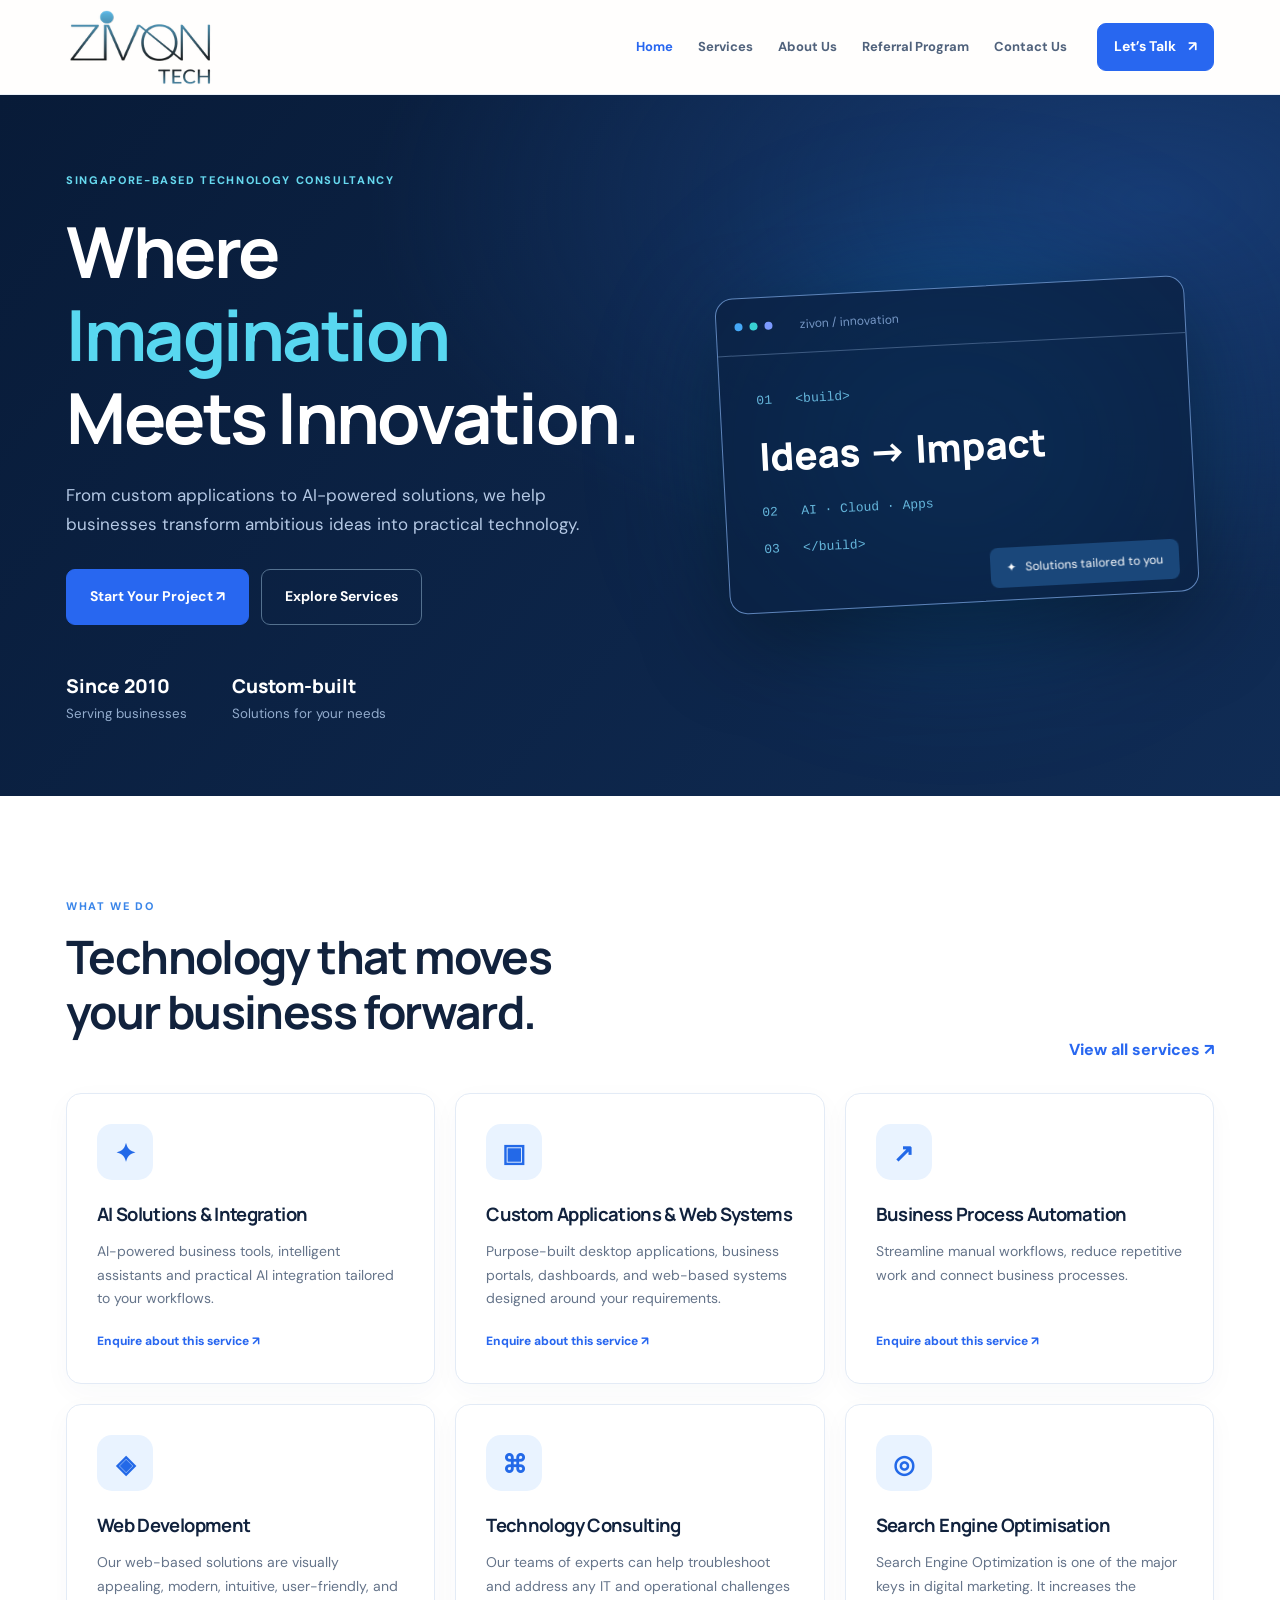
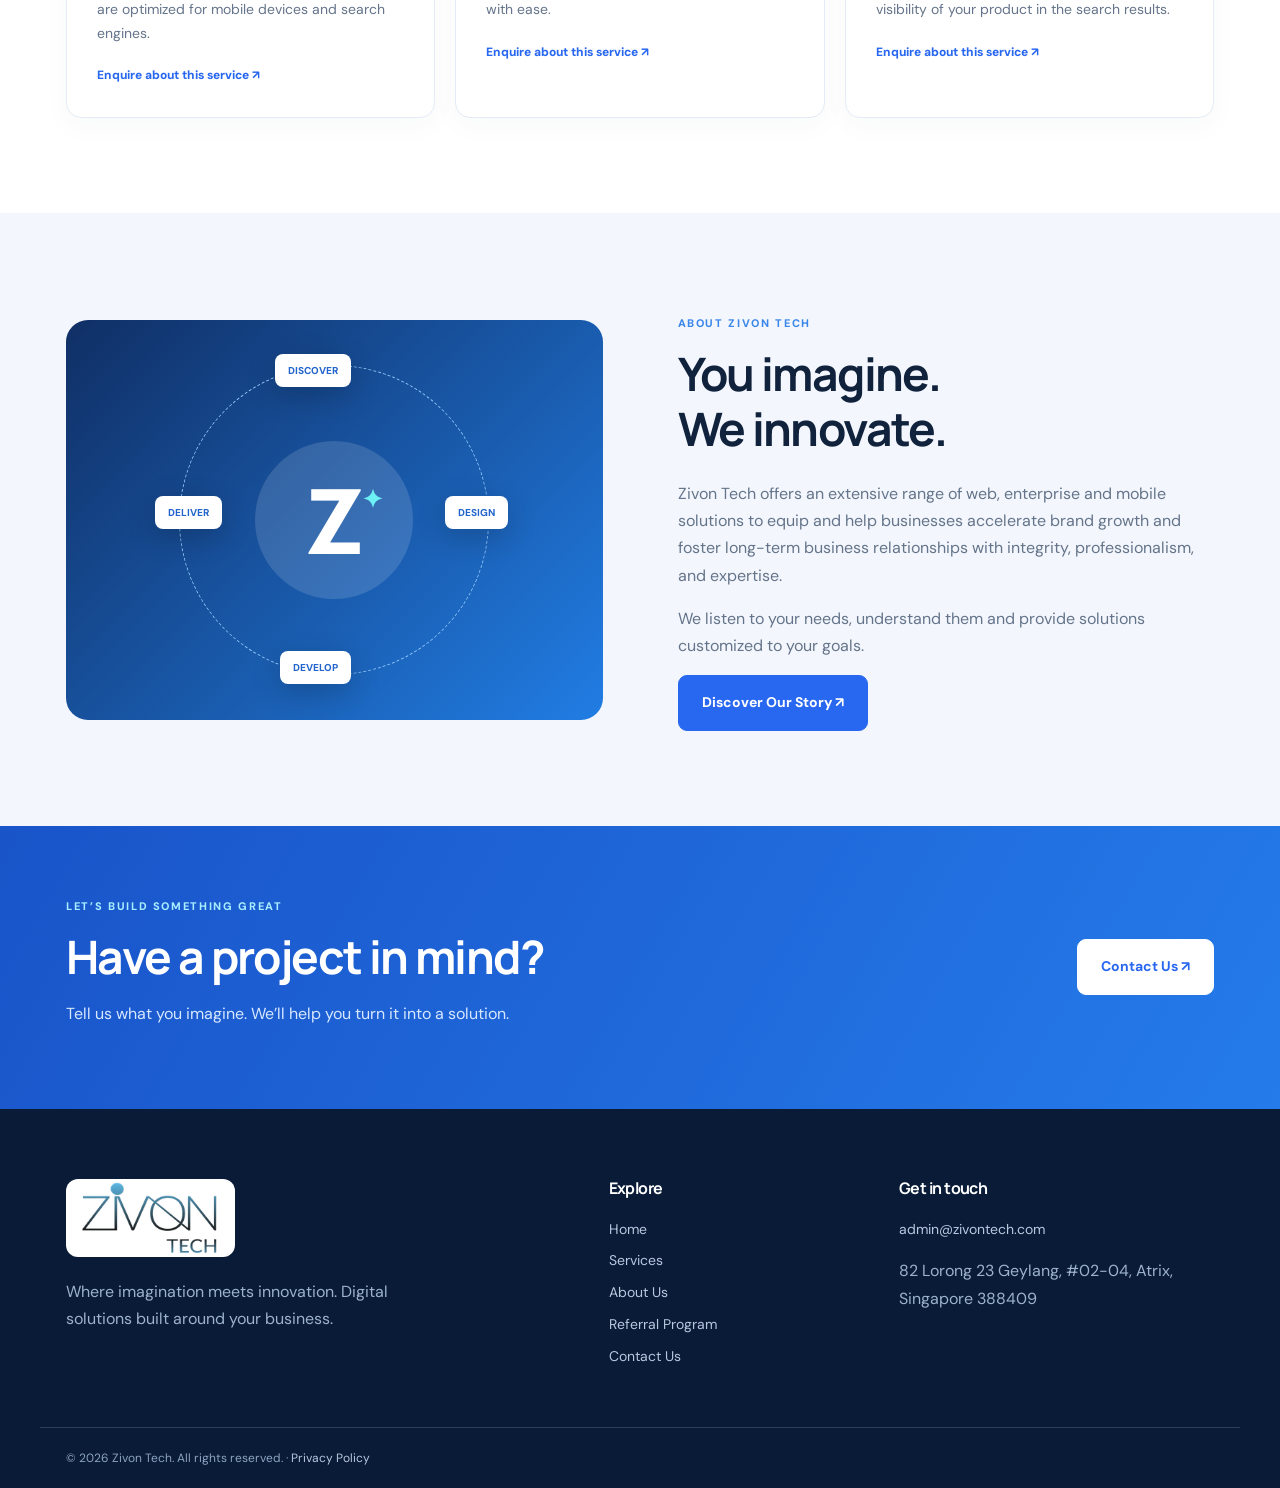
<file: index.html>
<!doctype html><html lang="en"><head><meta charset="utf-8"><meta name="viewport" content="width=device-width,initial-scale=1"><meta name="description" content="Zivon Tech — technology consulting, AI and custom digital solutions."><title>Home | Zivon Tech</title><link rel="stylesheet" href="assets/style.css"></head><body><header class="header"><div class="wrap nav"><a class="brand" href="index.html" aria-label="Zivon Tech — Home"><img class="brand-logo" src="assets/zivontech-logo.png" alt="Zivon Tech logo" width="200" height="100"></a><button class="menu" aria-label="Toggle navigation" aria-expanded="false">☰</button><nav class="links"><a class="active" href="index.html">Home</a><a class="" href="services.html">Services</a><a class="" href="about-us.html">About Us</a><a class="" href="referral-program.html">Referral Program</a><a class="" href="contact-us.html">Contact Us</a></nav><a class="btn btn-small navcta" href="contact-us.html">Let’s Talk <span>↗</span></a></div></header><main><section class="hero"><div class="wrap hero-grid"><div><span class="eyebrow">SINGAPORE-BASED TECHNOLOGY CONSULTANCY</span><h1>Where <em>Imagination</em><br>Meets Innovation.</h1><p>From custom applications to AI-powered solutions, we help businesses transform ambitious ideas into practical technology.</p><div class="actions"><a class="btn" href="contact-us.html">Start Your Project ↗</a><a class="btn btn-outline" href="services.html">Explore Services</a></div><div class="hero-stats"><div><strong>Since 2010</strong><small>Serving businesses</small></div><div><strong>Custom-built</strong><small>Solutions for your needs</small></div></div></div><div class="hero-art"><div class="art-glow"></div><div class="art-window"><div class="art-bar"><i></i><i></i><i></i><span>zivon / innovation</span></div><div class="art-code"><span>01 &nbsp; &lt;build&gt;</span><b>Ideas → Impact</b><span>02 &nbsp; AI · Cloud · Apps</span><span>03 &nbsp; &lt;/build&gt;</span></div><div class="art-badge">✦ &nbsp; Solutions tailored to you</div></div></div></div></section><section class="section"><div class="wrap"><div class="section-head"><div><span class="eyebrow">WHAT WE DO</span><h2>Technology that moves<br>your business forward.</h2></div><a class="textlink" href="services.html">View all services ↗</a></div><div class="cards"><article class="service"><div class="service-icon">✦</div><h3>AI Solutions &amp; Integration</h3><p>AI-powered business tools, intelligent assistants and practical AI integration tailored to your workflows.</p><a href="contact-us.html">Enquire about this service ↗</a></article><article class="service"><div class="service-icon">▣</div><h3>Custom Applications &amp; Web Systems</h3><p>Purpose-built desktop applications, business portals, dashboards, and web-based systems designed around your requirements.</p><a href="contact-us.html">Enquire about this service ↗</a></article><article class="service"><div class="service-icon">↗</div><h3>Business Process Automation</h3><p>Streamline manual workflows, reduce repetitive work and connect business processes.</p><a href="contact-us.html">Enquire about this service ↗</a></article><article class="service"><div class="service-icon">◈</div><h3>Web Development</h3><p>Our web-based solutions are visually appealing, modern, intuitive, user-friendly, and are optimized for mobile devices and search engines.</p><a href="contact-us.html">Enquire about this service ↗</a></article><article class="service"><div class="service-icon">⌘</div><h3>Technology Consulting</h3><p>Our teams of experts can help troubleshoot and address any IT and operational challenges with ease.</p><a href="contact-us.html">Enquire about this service ↗</a></article><article class="service"><div class="service-icon">◎</div><h3>Search Engine Optimisation</h3><p>Search Engine Optimization is one of the major keys in digital marketing. It increases the visibility of your product in the search results.</p><a href="contact-us.html">Enquire about this service ↗</a></article></div></div></section><section class="section section-tint"><div class="wrap split"><div class="illustration"><div class="diagram"><span class="node n1">DISCOVER</span><span class="node n2">DESIGN</span><span class="node n3">DEVELOP</span><span class="node n4">DELIVER</span><div class="diagram-center">Z<span>✦</span></div></div></div><div><span class="eyebrow">ABOUT ZIVON TECH</span><h2>You imagine.<br>We innovate.</h2><p>Zivon Tech offers an extensive range of web, enterprise and mobile solutions to equip and help businesses accelerate brand growth and foster long-term business relationships with integrity, professionalism, and expertise.</p><p>We listen to your needs, understand them and provide solutions customized to your goals.</p><a class="btn" href="about-us.html">Discover Our Story ↗</a></div></div></section><section class="cta"><div class="wrap cta-inner"><div><span class="eyebrow">LET’S BUILD SOMETHING GREAT</span><h2>Have a project in mind?</h2><p>Tell us what you imagine. We’ll help you turn it into a solution.</p></div><a class="btn btn-light" href="contact-us.html">Contact Us ↗</a></div></section></main><footer><div class="wrap foot"><div><a class="brand" href="index.html" aria-label="Zivon Tech — Home"><img class="brand-logo" src="assets/zivontech-logo.png" alt="Zivon Tech logo" width="200" height="100"></a><p>Where imagination meets innovation. Digital solutions built around your business.</p></div><div><h4>Explore</h4><a href="index.html">Home</a><a href="services.html">Services</a><a href="about-us.html">About Us</a><a href="referral-program.html">Referral Program</a><a href="contact-us.html">Contact Us</a></div><div><h4>Get in touch</h4><a href="mailto:admin@zivontech.com">admin@zivontech.com</a><p>82 Lorong 23 Geylang, #02-04, Atrix, Singapore 388409</p></div></div><div class="wrap copyright">© 2026 Zivon Tech. All rights reserved. · <a href="privacy-policy.html">Privacy Policy</a></div></footer><script src="assets/main.js"></script></body></html>
</file>
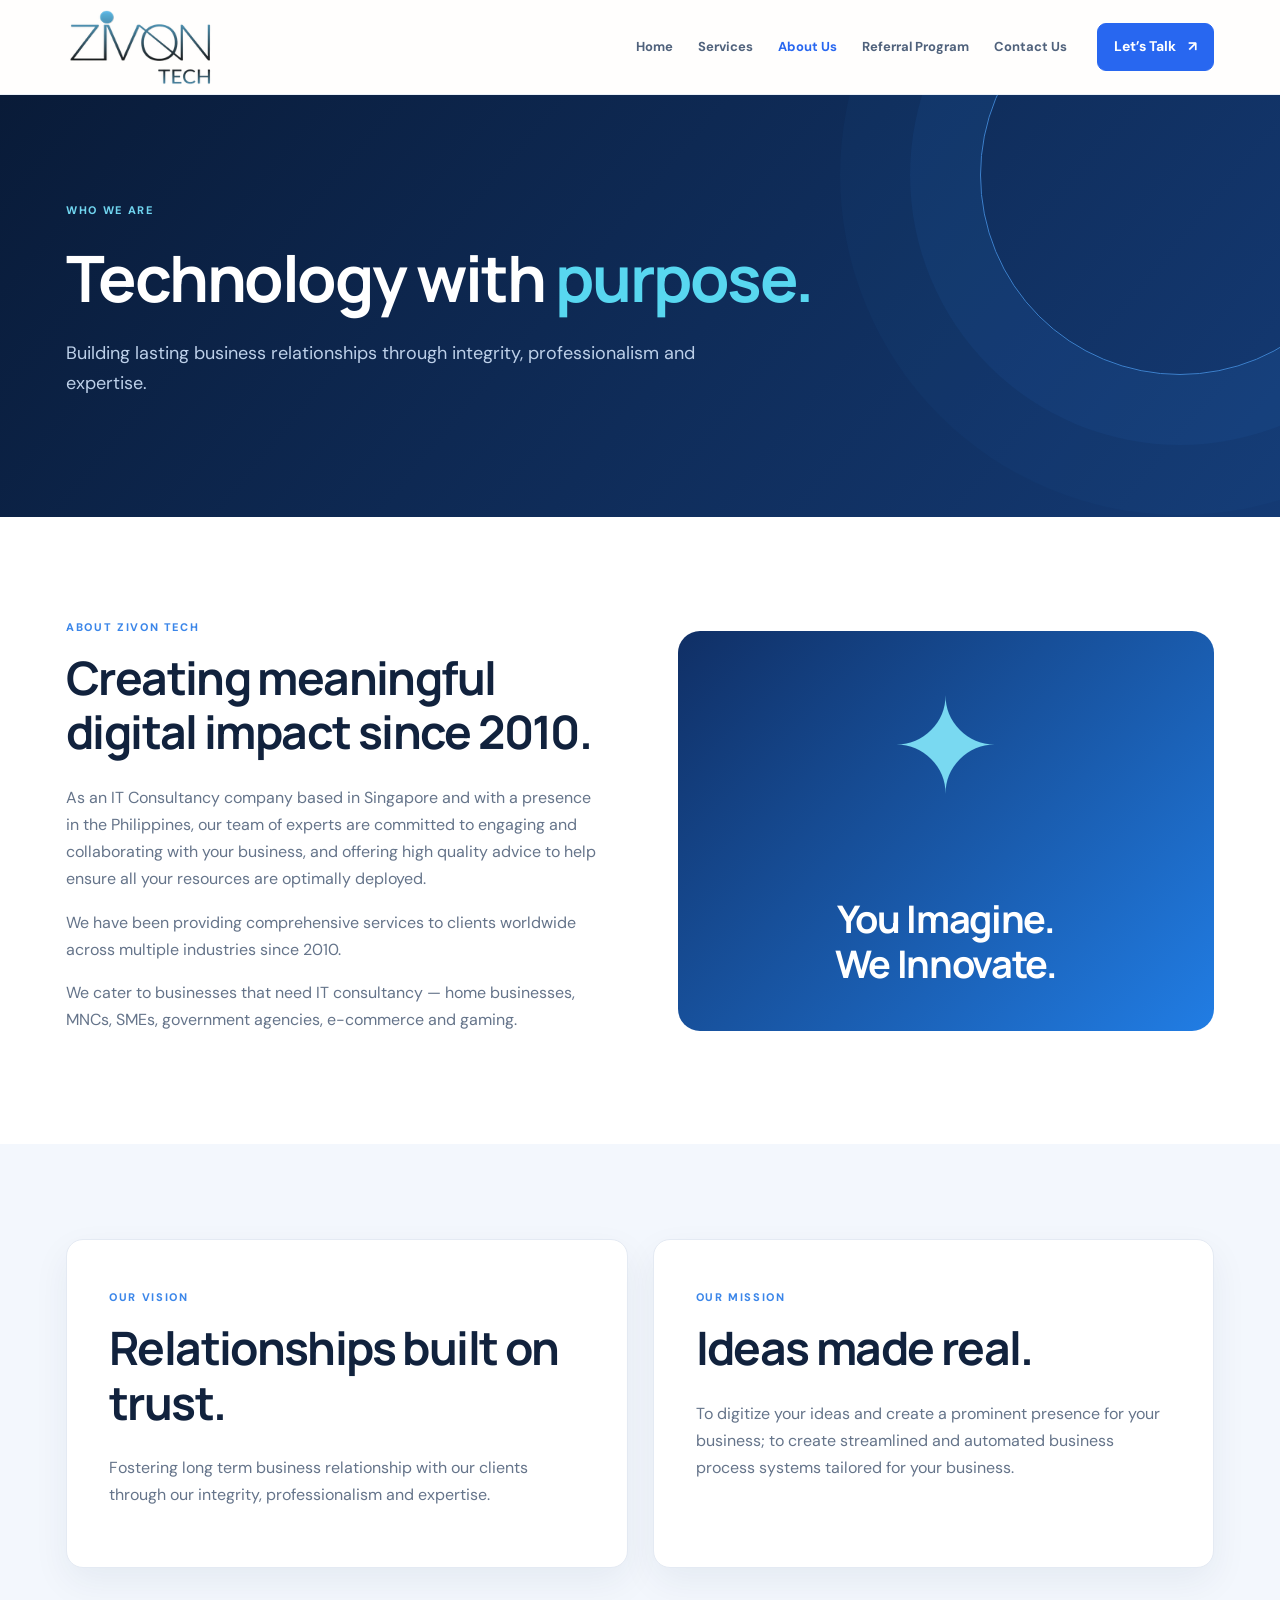
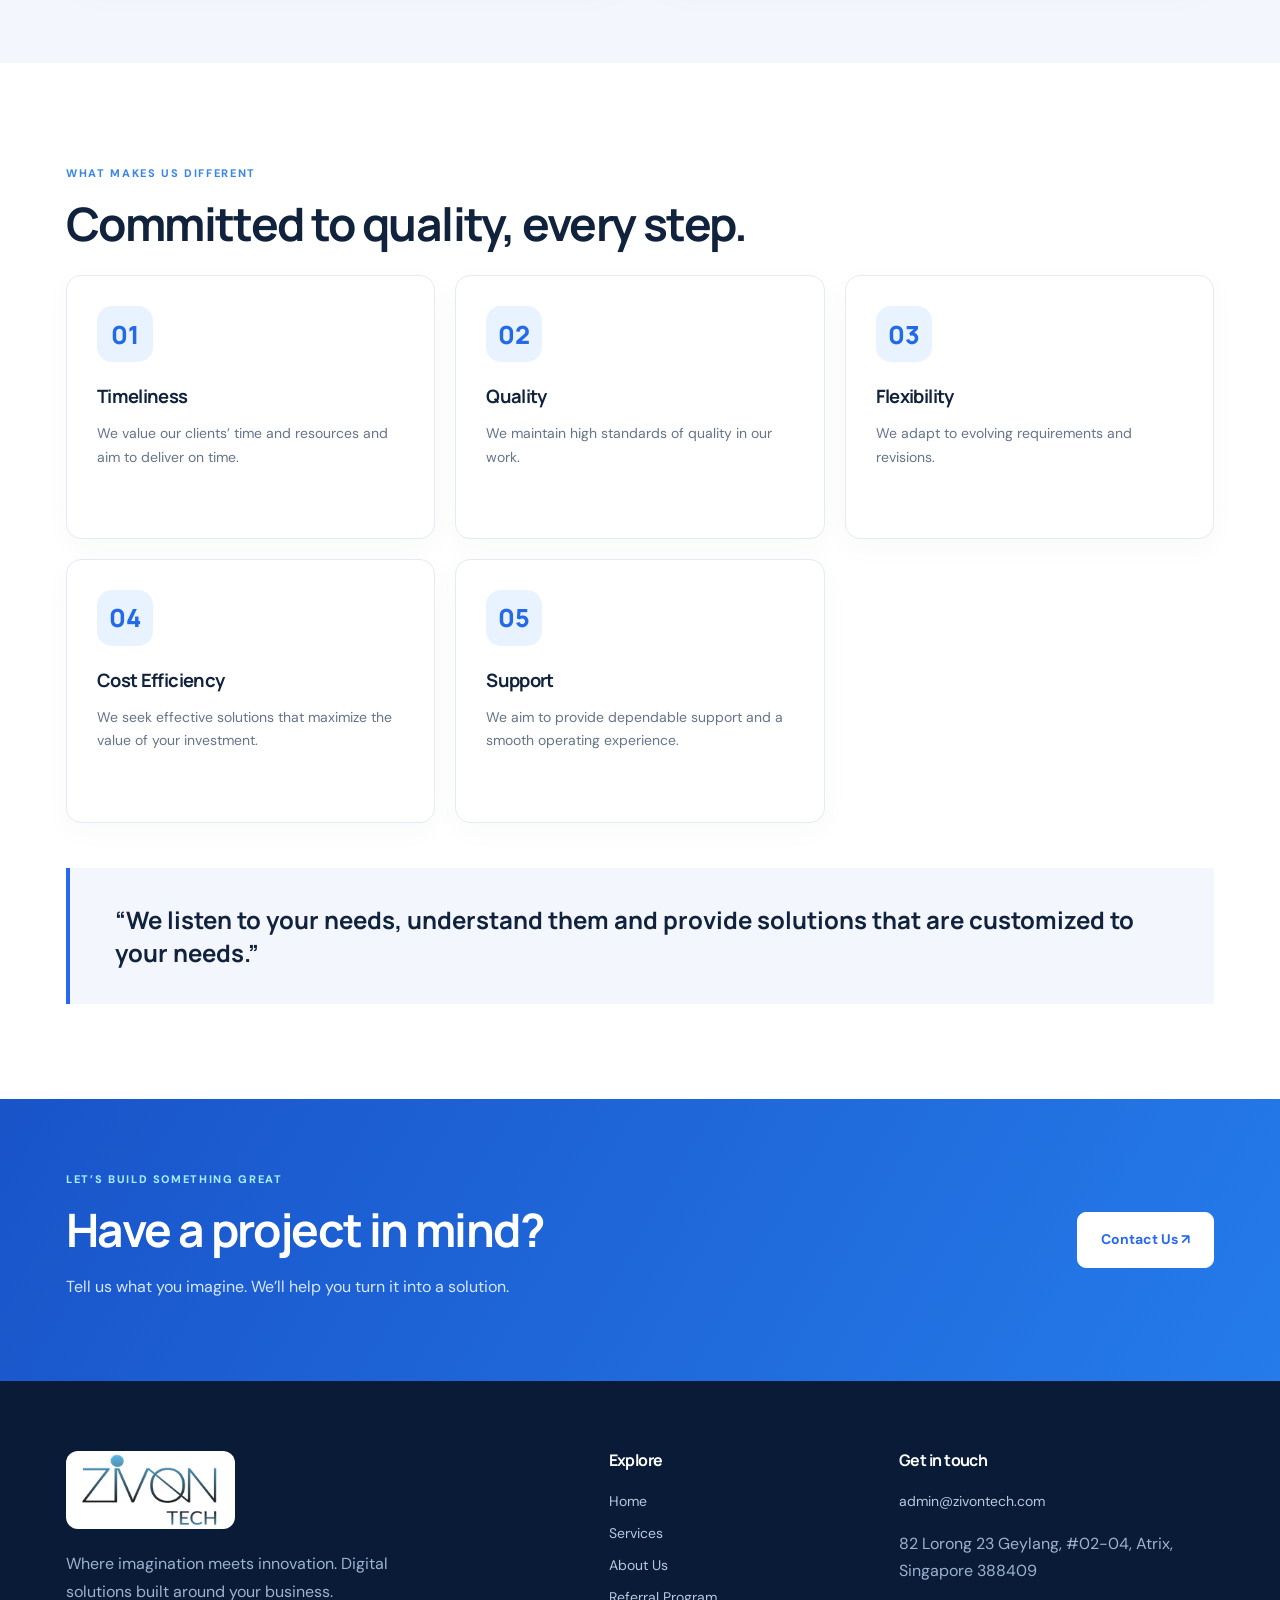
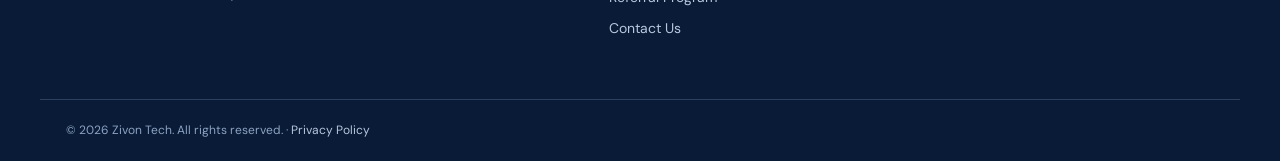
<file: about-us.html>
<!doctype html><html lang="en"><head><meta charset="utf-8"><meta name="viewport" content="width=device-width,initial-scale=1"><meta name="description" content="Zivon Tech — technology consulting, AI and custom digital solutions."><title>About Us | Zivon Tech</title><link rel="stylesheet" href="assets/style.css"></head><body><header class="header"><div class="wrap nav"><a class="brand" href="index.html" aria-label="Zivon Tech — Home"><img class="brand-logo" src="assets/zivontech-logo.png" alt="Zivon Tech logo" width="200" height="100"></a><button class="menu" aria-label="Toggle navigation" aria-expanded="false">☰</button><nav class="links"><a class="" href="index.html">Home</a><a class="" href="services.html">Services</a><a class="active" href="about-us.html">About Us</a><a class="" href="referral-program.html">Referral Program</a><a class="" href="contact-us.html">Contact Us</a></nav><a class="btn btn-small navcta" href="contact-us.html">Let’s Talk <span>↗</span></a></div></header><main><section class="pagehero"><div class="wrap"><span class="eyebrow">WHO WE ARE</span><h1>Technology with <em>purpose.</em></h1><p>Building lasting business relationships through integrity, professionalism and expertise.</p></div><div class="orb orb-one"></div></section><section class="section"><div class="wrap split"><div><span class="eyebrow">ABOUT ZIVON TECH</span><h2>Creating meaningful digital impact since 2010.</h2><p>As an IT Consultancy company based in Singapore and with a presence in the Philippines, our team of experts are committed to engaging and collaborating with your business, and offering high quality advice to help ensure all your resources are optimally deployed.</p><p>We have been providing comprehensive services to clients worldwide across multiple industries since 2010.</p><p>We cater to businesses that need IT consultancy — home businesses, MNCs, SMEs, government agencies, e-commerce and gaming.</p></div><div class="feature-art"><div class="feature-symbol">✦</div><h3>You Imagine.<br>We Innovate.</h3></div></div></section><section class="section section-tint"><div class="wrap two-cards"><article class="info-card"><span class="eyebrow">OUR VISION</span><h2>Relationships built on trust.</h2><p>Fostering long term business relationship with our clients through our integrity, professionalism and expertise.</p></article><article class="info-card"><span class="eyebrow">OUR MISSION</span><h2>Ideas made real.</h2><p>To digitize your ideas and create a prominent presence for your business; to create streamlined and automated business process systems tailored for your business.</p></article></div></section><section class="section"><div class="wrap"><span class="eyebrow">WHAT MAKES US DIFFERENT</span><h2>Committed to quality, every step.</h2><div class="cards"><article class="service"><div class="service-icon">01</div><h3>Timeliness</h3><p>We value our clients’ time and resources and aim to deliver on time.</p></article><article class="service"><div class="service-icon">02</div><h3>Quality</h3><p>We maintain high standards of quality in our work.</p></article><article class="service"><div class="service-icon">03</div><h3>Flexibility</h3><p>We adapt to evolving requirements and revisions.</p></article><article class="service"><div class="service-icon">04</div><h3>Cost Efficiency</h3><p>We seek effective solutions that maximize the value of your investment.</p></article><article class="service"><div class="service-icon">05</div><h3>Support</h3><p>We aim to provide dependable support and a smooth operating experience.</p></article></div><div class="quote">“We listen to your needs, understand them and provide solutions that are customized to your needs.”</div></div></section><section class="cta"><div class="wrap cta-inner"><div><span class="eyebrow">LET’S BUILD SOMETHING GREAT</span><h2>Have a project in mind?</h2><p>Tell us what you imagine. We’ll help you turn it into a solution.</p></div><a class="btn btn-light" href="contact-us.html">Contact Us ↗</a></div></section></main><footer><div class="wrap foot"><div><a class="brand" href="index.html" aria-label="Zivon Tech — Home"><img class="brand-logo" src="assets/zivontech-logo.png" alt="Zivon Tech logo" width="200" height="100"></a><p>Where imagination meets innovation. Digital solutions built around your business.</p></div><div><h4>Explore</h4><a href="index.html">Home</a><a href="services.html">Services</a><a href="about-us.html">About Us</a><a href="referral-program.html">Referral Program</a><a href="contact-us.html">Contact Us</a></div><div><h4>Get in touch</h4><a href="mailto:admin@zivontech.com">admin@zivontech.com</a><p>82 Lorong 23 Geylang, #02-04, Atrix, Singapore 388409</p></div></div><div class="wrap copyright">© 2026 Zivon Tech. All rights reserved. · <a href="privacy-policy.html">Privacy Policy</a></div></footer><script src="assets/main.js"></script></body></html>
</file>
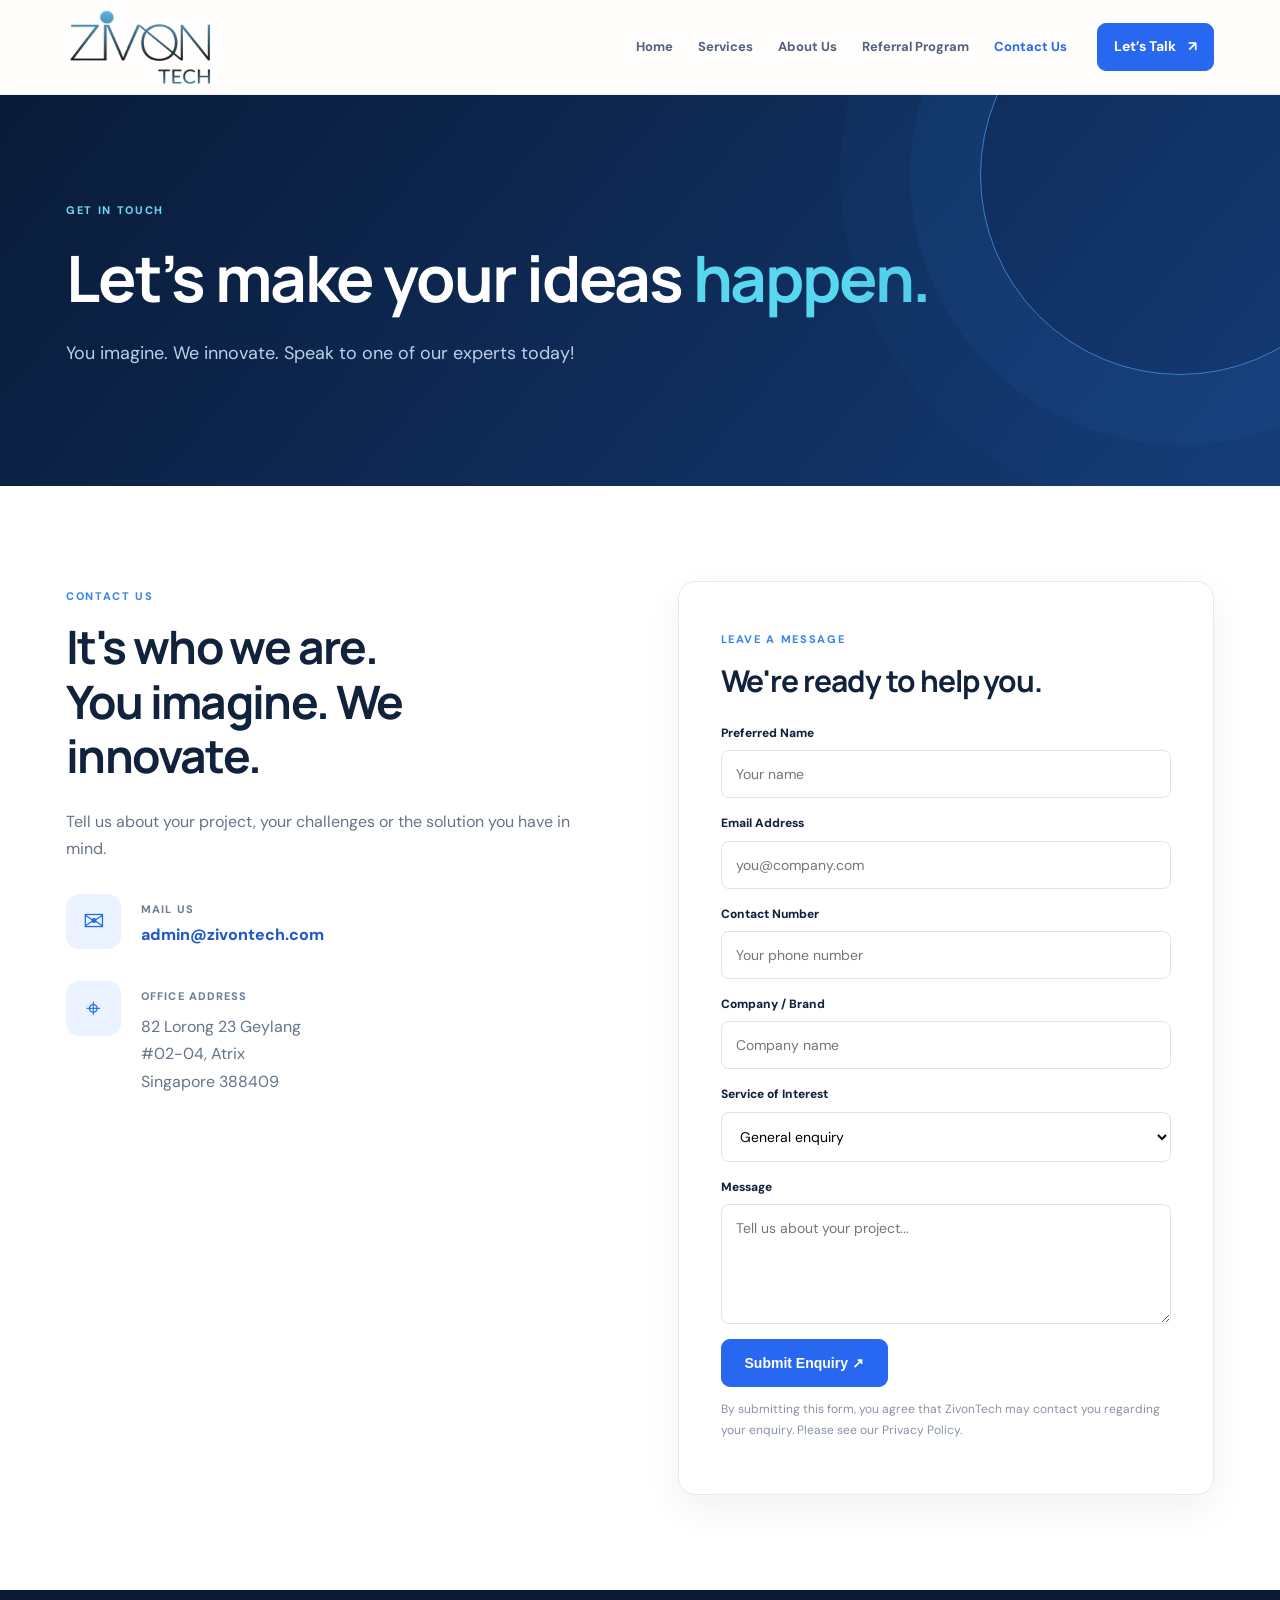
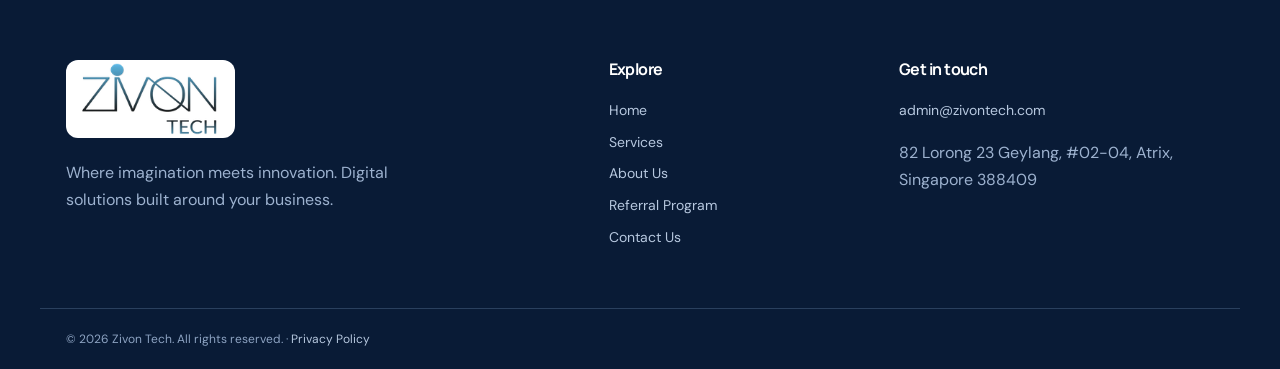
<file: contact-us.html>
<!doctype html><html lang="en"><head><meta charset="utf-8"><meta name="viewport" content="width=device-width,initial-scale=1"><meta name="description" content="Zivon Tech — technology consulting, AI and custom digital solutions."><title>Contact Us | Zivon Tech</title><link rel="stylesheet" href="assets/style.css"></head><body><header class="header"><div class="wrap nav"><a class="brand" href="index.html" aria-label="Zivon Tech — Home"><img class="brand-logo" src="assets/zivontech-logo.png" alt="Zivon Tech logo" width="200" height="100"></a><button class="menu" aria-label="Toggle navigation" aria-expanded="false">☰</button><nav class="links"><a class="" href="index.html">Home</a><a class="" href="services.html">Services</a><a class="" href="about-us.html">About Us</a><a class="" href="referral-program.html">Referral Program</a><a class="active" href="contact-us.html">Contact Us</a></nav><a class="btn btn-small navcta" href="contact-us.html">Let’s Talk <span>↗</span></a></div></header><main><section class="pagehero"><div class="wrap"><span class="eyebrow">GET IN TOUCH</span><h1>Let’s make your ideas <em>happen.</em></h1><p>You imagine. We innovate. Speak to one of our experts today!</p></div><div class="orb orb-one"></div></section><section class="section"><div class="wrap split contact-layout"><div><span class="eyebrow">CONTACT US</span><h2>It's who we are.<br>You imagine. We innovate.</h2><p>Tell us about your project, your challenges or the solution you have in mind.</p><div class="contact-list"><div><span>✉</span><div><small>MAIL US</small><a href="mailto:admin@zivontech.com">admin@zivontech.com</a></div></div><div><span>⌖</span><div><small>OFFICE ADDRESS</small><p>82 Lorong 23 Geylang<br>#02-04, Atrix<br>Singapore 388409</p></div></div></div></div><div class="info-card contact-form"><span class="eyebrow">LEAVE A MESSAGE</span><h2>We're ready to help you.</h2><form id="enquiry" action="https://formspree.io/f/xkjrwbnw" method="POST"><label>Preferred Name <input name="name" required placeholder="Your name"></label><label>Email Address <input name="email" type="email" required placeholder="you@company.com"></label><label>Contact Number <input name="phone" placeholder="Your phone number"></label><label>Company / Brand <input name="company" placeholder="Company name"></label><label>Service of Interest <select name="service"><option>General enquiry</option><option>AI Solutions & Integration</option><option>Custom Applications & Web Systems</option><option>Business Process Automation</option><option>Web Development</option><option>Technology Consulting</option><option>Referral Program</option></select></label><label>Message <textarea name="message" required rows="5" placeholder="Tell us about your project..."></textarea></label><button class="btn" type="submit">Submit Enquiry ↗</button><p class="fine">By submitting this form, you agree that ZivonTech may contact you regarding your enquiry. Please see our <a href="privacy-policy.html">Privacy Policy</a>.</p></form></div></div></section></main><footer><div class="wrap foot"><div><a class="brand" href="index.html" aria-label="Zivon Tech — Home"><img class="brand-logo" src="assets/zivontech-logo.png" alt="Zivon Tech logo" width="200" height="100"></a><p>Where imagination meets innovation. Digital solutions built around your business.</p></div><div><h4>Explore</h4><a href="index.html">Home</a><a href="services.html">Services</a><a href="about-us.html">About Us</a><a href="referral-program.html">Referral Program</a><a href="contact-us.html">Contact Us</a></div><div><h4>Get in touch</h4><a href="mailto:admin@zivontech.com">admin@zivontech.com</a><p>82 Lorong 23 Geylang, #02-04, Atrix, Singapore 388409</p></div></div><div class="wrap copyright">© 2026 Zivon Tech. All rights reserved. · <a href="privacy-policy.html">Privacy Policy</a></div></footer><script src="assets/main.js"></script></body></html>
</file>
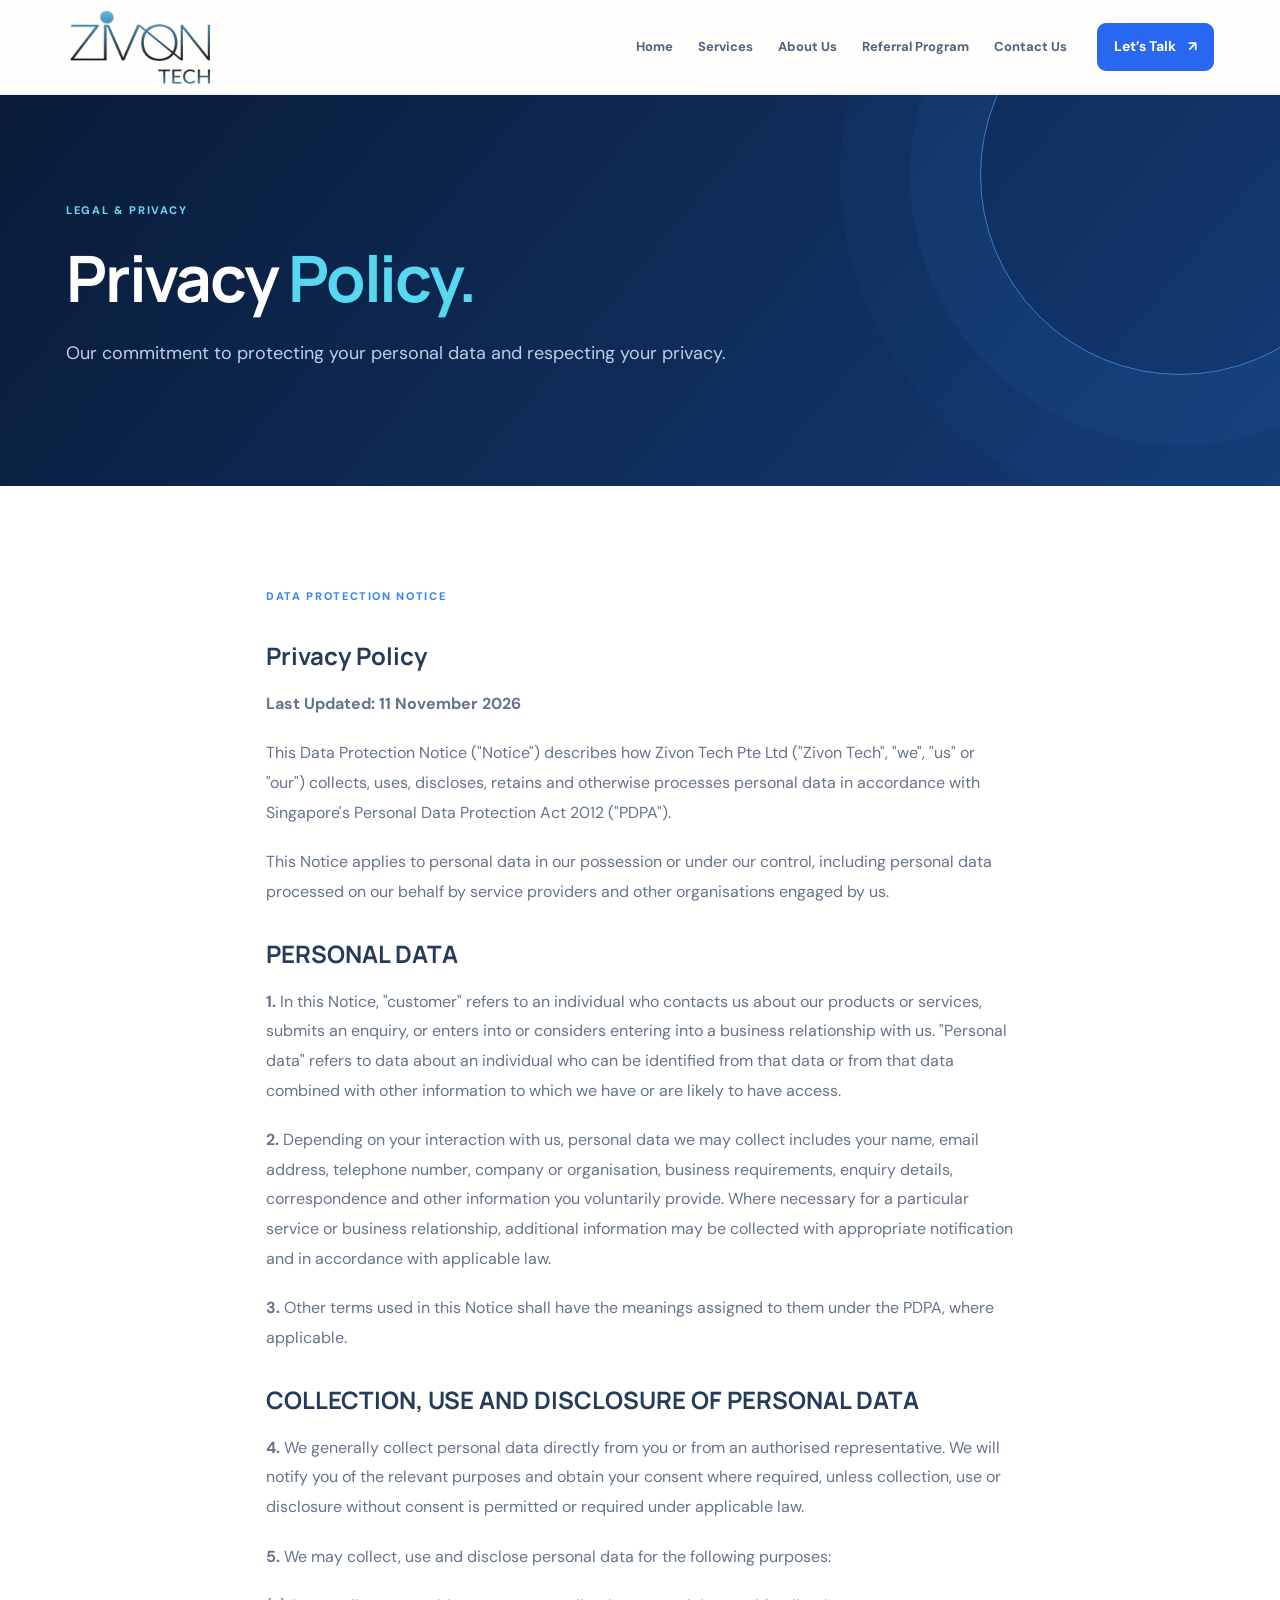
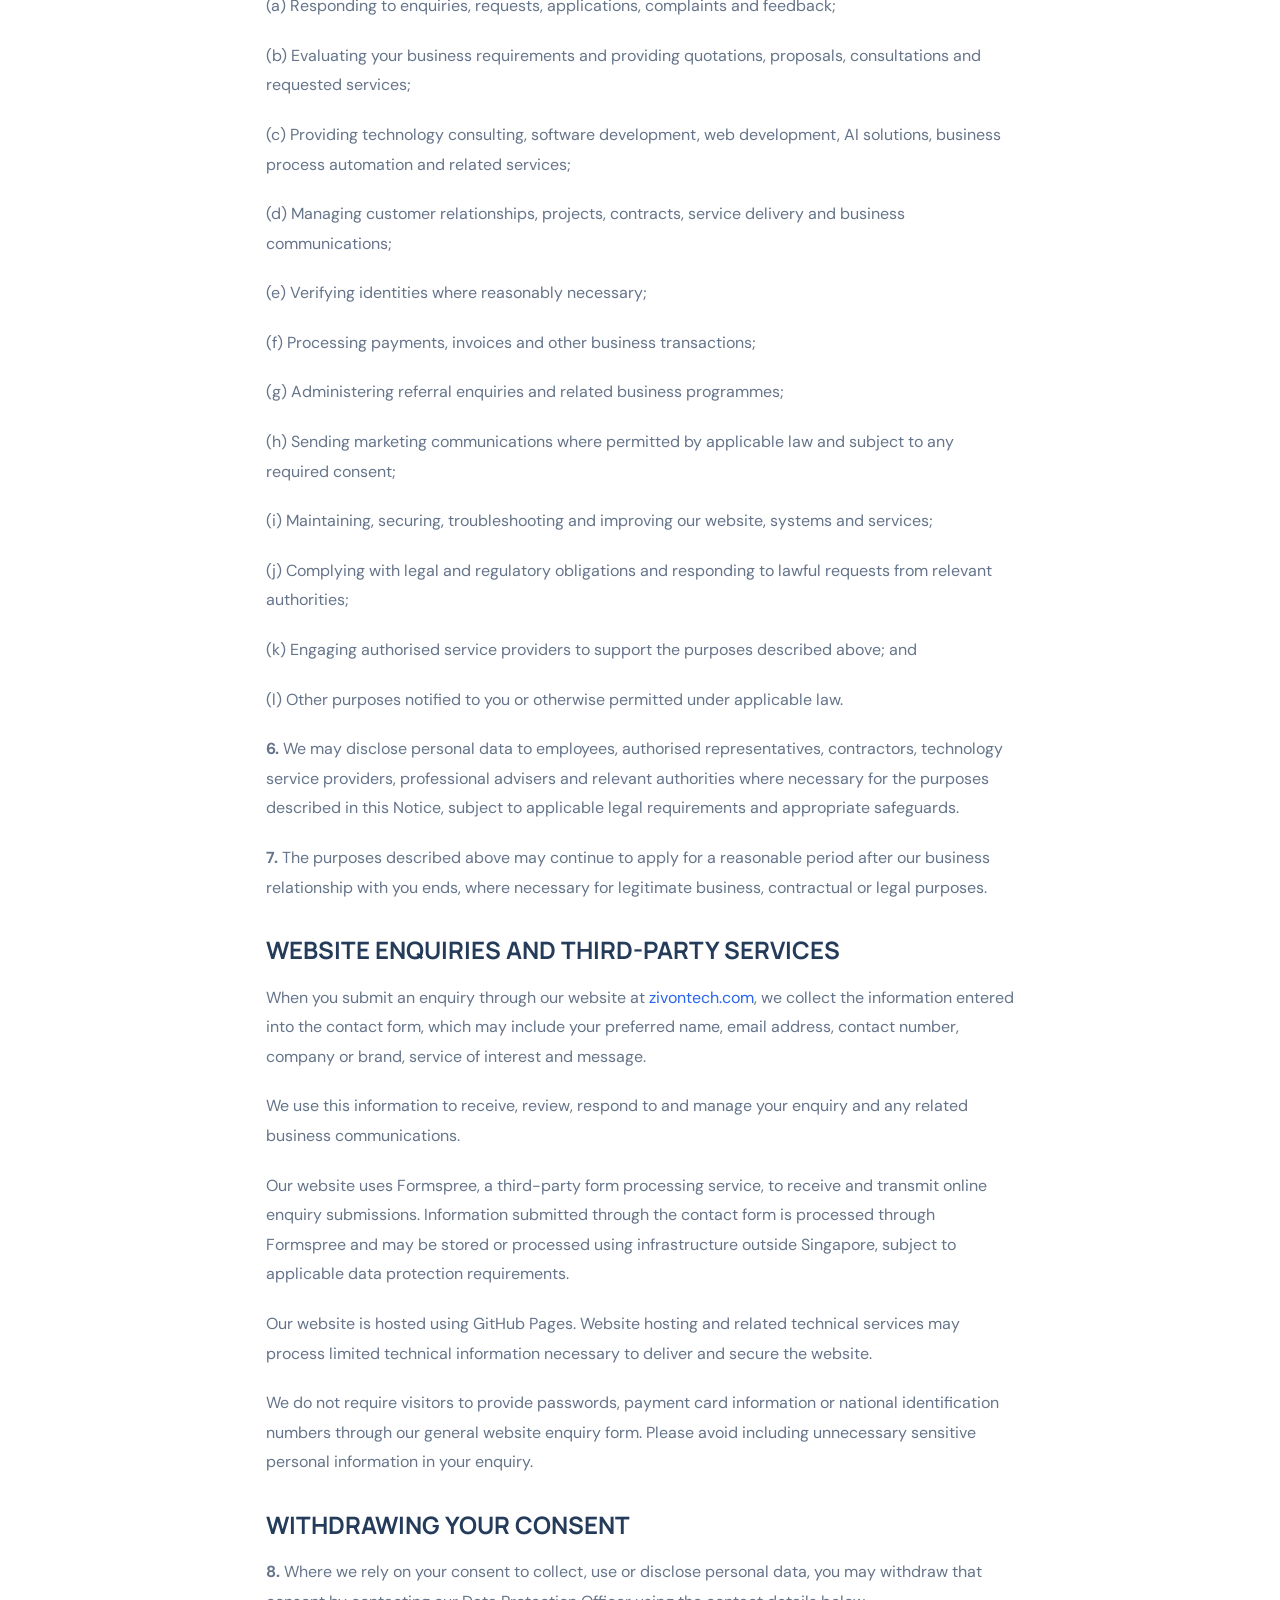
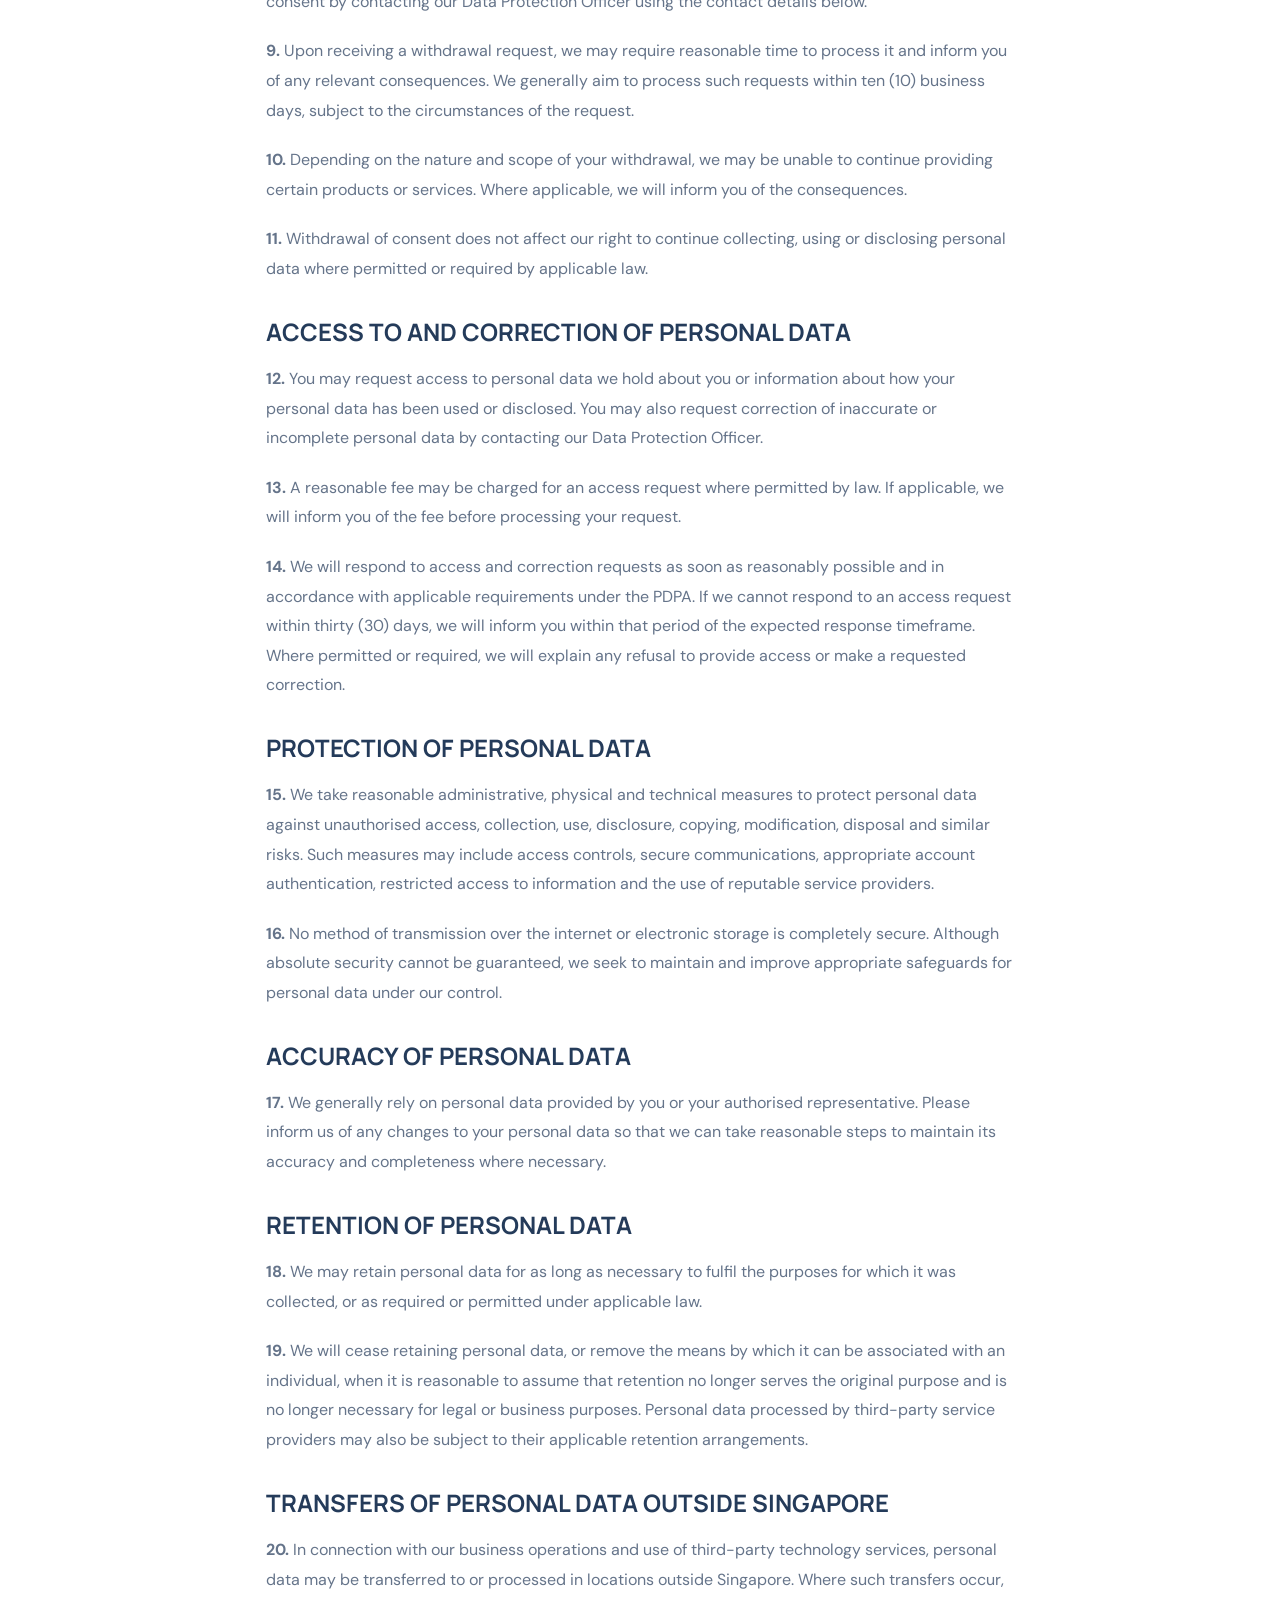
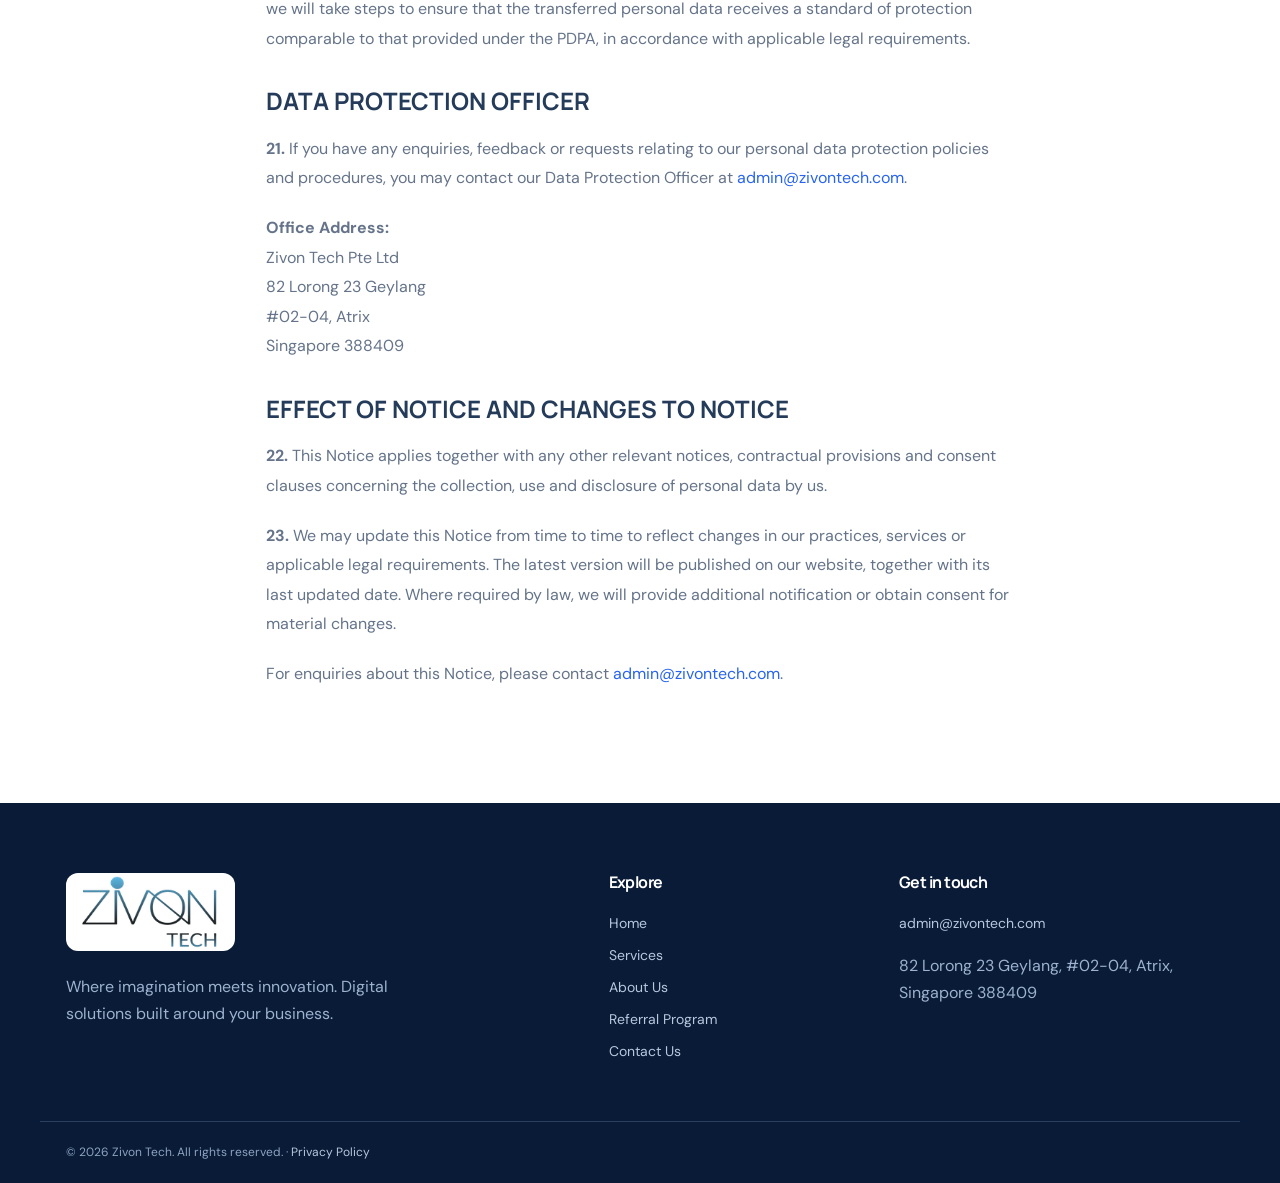
<file: privacy-policy.html>
<!doctype html>
<html lang="en">
<head>
<meta charset="utf-8">
<meta name="viewport" content="width=device-width,initial-scale=1">
<meta name="description" content="Privacy Policy of Zivon Tech Pte Ltd, including the collection, use, disclosure and protection of personal data.">
<title>Privacy Policy | Zivon Tech</title>
<link rel="stylesheet" href="assets/style.css">

<style>
/* Privacy Policy page-specific styling */
.privacy-content h2 {
  font-size: 28px;
  line-height: 1.3;
  font-weight: 700;
  color: #425775;
  letter-spacing: -0.4px;
  margin-top: 38px;
  margin-bottom: 18px;
}

.privacy-content p {
  font-size: 16px;
  line-height: 1.85;
  margin-bottom: 20px;
}

.privacy-content a {
  color: #2864ed;
}

@media (max-width: 768px) {
  .privacy-content h2 {
    font-size: 23px;
    line-height: 1.35;
    margin-top: 30px;
    margin-bottom: 14px;
  }

  .privacy-content p {
    font-size: 15px;
    line-height: 1.75;
  }
}
</style>
</head>

<body>
<header class="header">
  <div class="wrap nav">
    <a class="brand" href="index.html" aria-label="Zivon Tech — Home">
      <img class="brand-logo" src="assets/zivontech-logo.png" alt="Zivon Tech logo" width="200" height="100">
    </a>
    <button class="menu" aria-label="Toggle navigation" aria-expanded="false">☰</button>
    <nav class="links">
      <a href="index.html">Home</a>
      <a href="services.html">Services</a>
      <a href="about-us.html">About Us</a>
      <a href="referral-program.html">Referral Program</a>
      <a href="contact-us.html">Contact Us</a>
    </nav>
    <a class="btn btn-small navcta" href="contact-us.html">Let’s Talk <span>↗</span></a>
  </div>
</header>

<main>
  <section class="pagehero">
    <div class="wrap">
      <span class="eyebrow">LEGAL & PRIVACY</span>
      <h1>Privacy <em>Policy.</em></h1>
      <p>Our commitment to protecting your personal data and respecting your privacy.</p>
    </div>
    <div class="orb orb-one"></div>
  </section>

  <section class="section">
    <div class="wrap narrow privacy-content">

      <span class="eyebrow">DATA PROTECTION NOTICE</span>
      <h2>Privacy Policy</h2>
      <p><strong>Last Updated: 11 November 2026</strong></p>

      <p>This Data Protection Notice ("Notice") describes how Zivon Tech Pte Ltd ("Zivon Tech", "we", "us" or "our") collects, uses, discloses, retains and otherwise processes personal data in accordance with Singapore's Personal Data Protection Act 2012 ("PDPA").</p>

      <p>This Notice applies to personal data in our possession or under our control, including personal data processed on our behalf by service providers and other organisations engaged by us.</p>

      <h2>PERSONAL DATA</h2>

      <p><strong>1.</strong> In this Notice, "customer" refers to an individual who contacts us about our products or services, submits an enquiry, or enters into or considers entering into a business relationship with us. "Personal data" refers to data about an individual who can be identified from that data or from that data combined with other information to which we have or are likely to have access.</p>

      <p><strong>2.</strong> Depending on your interaction with us, personal data we may collect includes your name, email address, telephone number, company or organisation, business requirements, enquiry details, correspondence and other information you voluntarily provide. Where necessary for a particular service or business relationship, additional information may be collected with appropriate notification and in accordance with applicable law.</p>

      <p><strong>3.</strong> Other terms used in this Notice shall have the meanings assigned to them under the PDPA, where applicable.</p>

      <h2>COLLECTION, USE AND DISCLOSURE OF PERSONAL DATA</h2>

      <p><strong>4.</strong> We generally collect personal data directly from you or from an authorised representative. We will notify you of the relevant purposes and obtain your consent where required, unless collection, use or disclosure without consent is permitted or required under applicable law.</p>

      <p><strong>5.</strong> We may collect, use and disclose personal data for the following purposes:</p>

      <p>(a) Responding to enquiries, requests, applications, complaints and feedback;</p>
      <p>(b) Evaluating your business requirements and providing quotations, proposals, consultations and requested services;</p>
      <p>(c) Providing technology consulting, software development, web development, AI solutions, business process automation and related services;</p>
      <p>(d) Managing customer relationships, projects, contracts, service delivery and business communications;</p>
      <p>(e) Verifying identities where reasonably necessary;</p>
      <p>(f) Processing payments, invoices and other business transactions;</p>
      <p>(g) Administering referral enquiries and related business programmes;</p>
      <p>(h) Sending marketing communications where permitted by applicable law and subject to any required consent;</p>
      <p>(i) Maintaining, securing, troubleshooting and improving our website, systems and services;</p>
      <p>(j) Complying with legal and regulatory obligations and responding to lawful requests from relevant authorities;</p>
      <p>(k) Engaging authorised service providers to support the purposes described above; and</p>
      <p>(l) Other purposes notified to you or otherwise permitted under applicable law.</p>

      <p><strong>6.</strong> We may disclose personal data to employees, authorised representatives, contractors, technology service providers, professional advisers and relevant authorities where necessary for the purposes described in this Notice, subject to applicable legal requirements and appropriate safeguards.</p>

      <p><strong>7.</strong> The purposes described above may continue to apply for a reasonable period after our business relationship with you ends, where necessary for legitimate business, contractual or legal purposes.</p>

      <h2>WEBSITE ENQUIRIES AND THIRD-PARTY SERVICES</h2>

      <p>When you submit an enquiry through our website at <a href="https://zivontech.com">zivontech.com</a>, we collect the information entered into the contact form, which may include your preferred name, email address, contact number, company or brand, service of interest and message.</p>

      <p>We use this information to receive, review, respond to and manage your enquiry and any related business communications.</p>

      <p>Our website uses Formspree, a third-party form processing service, to receive and transmit online enquiry submissions. Information submitted through the contact form is processed through Formspree and may be stored or processed using infrastructure outside Singapore, subject to applicable data protection requirements.</p>

      <p>Our website is hosted using GitHub Pages. Website hosting and related technical services may process limited technical information necessary to deliver and secure the website.</p>

      <p>We do not require visitors to provide passwords, payment card information or national identification numbers through our general website enquiry form. Please avoid including unnecessary sensitive personal information in your enquiry.</p>

      <h2>WITHDRAWING YOUR CONSENT</h2>

      <p><strong>8.</strong> Where we rely on your consent to collect, use or disclose personal data, you may withdraw that consent by contacting our Data Protection Officer using the contact details below.</p>

      <p><strong>9.</strong> Upon receiving a withdrawal request, we may require reasonable time to process it and inform you of any relevant consequences. We generally aim to process such requests within ten (10) business days, subject to the circumstances of the request.</p>

      <p><strong>10.</strong> Depending on the nature and scope of your withdrawal, we may be unable to continue providing certain products or services. Where applicable, we will inform you of the consequences.</p>

      <p><strong>11.</strong> Withdrawal of consent does not affect our right to continue collecting, using or disclosing personal data where permitted or required by applicable law.</p>

      <h2>ACCESS TO AND CORRECTION OF PERSONAL DATA</h2>

      <p><strong>12.</strong> You may request access to personal data we hold about you or information about how your personal data has been used or disclosed. You may also request correction of inaccurate or incomplete personal data by contacting our Data Protection Officer.</p>

      <p><strong>13.</strong> A reasonable fee may be charged for an access request where permitted by law. If applicable, we will inform you of the fee before processing your request.</p>

      <p><strong>14.</strong> We will respond to access and correction requests as soon as reasonably possible and in accordance with applicable requirements under the PDPA. If we cannot respond to an access request within thirty (30) days, we will inform you within that period of the expected response timeframe. Where permitted or required, we will explain any refusal to provide access or make a requested correction.</p>

      <h2>PROTECTION OF PERSONAL DATA</h2>

      <p><strong>15.</strong> We take reasonable administrative, physical and technical measures to protect personal data against unauthorised access, collection, use, disclosure, copying, modification, disposal and similar risks. Such measures may include access controls, secure communications, appropriate account authentication, restricted access to information and the use of reputable service providers.</p>

      <p><strong>16.</strong> No method of transmission over the internet or electronic storage is completely secure. Although absolute security cannot be guaranteed, we seek to maintain and improve appropriate safeguards for personal data under our control.</p>

      <h2>ACCURACY OF PERSONAL DATA</h2>

      <p><strong>17.</strong> We generally rely on personal data provided by you or your authorised representative. Please inform us of any changes to your personal data so that we can take reasonable steps to maintain its accuracy and completeness where necessary.</p>

      <h2>RETENTION OF PERSONAL DATA</h2>

      <p><strong>18.</strong> We may retain personal data for as long as necessary to fulfil the purposes for which it was collected, or as required or permitted under applicable law.</p>

      <p><strong>19.</strong> We will cease retaining personal data, or remove the means by which it can be associated with an individual, when it is reasonable to assume that retention no longer serves the original purpose and is no longer necessary for legal or business purposes. Personal data processed by third-party service providers may also be subject to their applicable retention arrangements.</p>

      <h2>TRANSFERS OF PERSONAL DATA OUTSIDE SINGAPORE</h2>

      <p><strong>20.</strong> In connection with our business operations and use of third-party technology services, personal data may be transferred to or processed in locations outside Singapore. Where such transfers occur, we will take steps to ensure that the transferred personal data receives a standard of protection comparable to that provided under the PDPA, in accordance with applicable legal requirements.</p>

      <h2>DATA PROTECTION OFFICER</h2>

      <p><strong>21.</strong> If you have any enquiries, feedback or requests relating to our personal data protection policies and procedures, you may contact our Data Protection Officer at <a href="mailto:admin@zivontech.com">admin@zivontech.com</a>.</p>

      <p><strong>Office Address:</strong><br>
      Zivon Tech Pte Ltd<br>
      82 Lorong 23 Geylang<br>
      #02-04, Atrix<br>
      Singapore 388409</p>

      <h2>EFFECT OF NOTICE AND CHANGES TO NOTICE</h2>

      <p><strong>22.</strong> This Notice applies together with any other relevant notices, contractual provisions and consent clauses concerning the collection, use and disclosure of personal data by us.</p>

      <p><strong>23.</strong> We may update this Notice from time to time to reflect changes in our practices, services or applicable legal requirements. The latest version will be published on our website, together with its last updated date. Where required by law, we will provide additional notification or obtain consent for material changes.</p>

      <p>For enquiries about this Notice, please contact <a href="mailto:admin@zivontech.com">admin@zivontech.com</a>.</p>

    </div>
  </section>
</main>

<footer>
  <div class="wrap foot">
    <div>
      <a class="brand" href="index.html" aria-label="Zivon Tech — Home">
        <img class="brand-logo" src="assets/zivontech-logo.png" alt="Zivon Tech logo" width="200" height="100">
      </a>
      <p>Where imagination meets innovation. Digital solutions built around your business.</p>
    </div>
    <div>
      <h4>Explore</h4>
      <a href="index.html">Home</a>
      <a href="services.html">Services</a>
      <a href="about-us.html">About Us</a>
      <a href="referral-program.html">Referral Program</a>
      <a href="contact-us.html">Contact Us</a>
    </div>
    <div>
      <h4>Get in touch</h4>
      <a href="mailto:admin@zivontech.com">admin@zivontech.com</a>
      <p>82 Lorong 23 Geylang, #02-04, Atrix, Singapore 388409</p>
    </div>
  </div>
  <div class="wrap copyright">
    © 2026 Zivon Tech. All rights reserved. ·
    <a href="privacy-policy.html">Privacy Policy</a>
  </div>
</footer>

<script src="assets/main.js"></script>
</body>
</html>
</file>
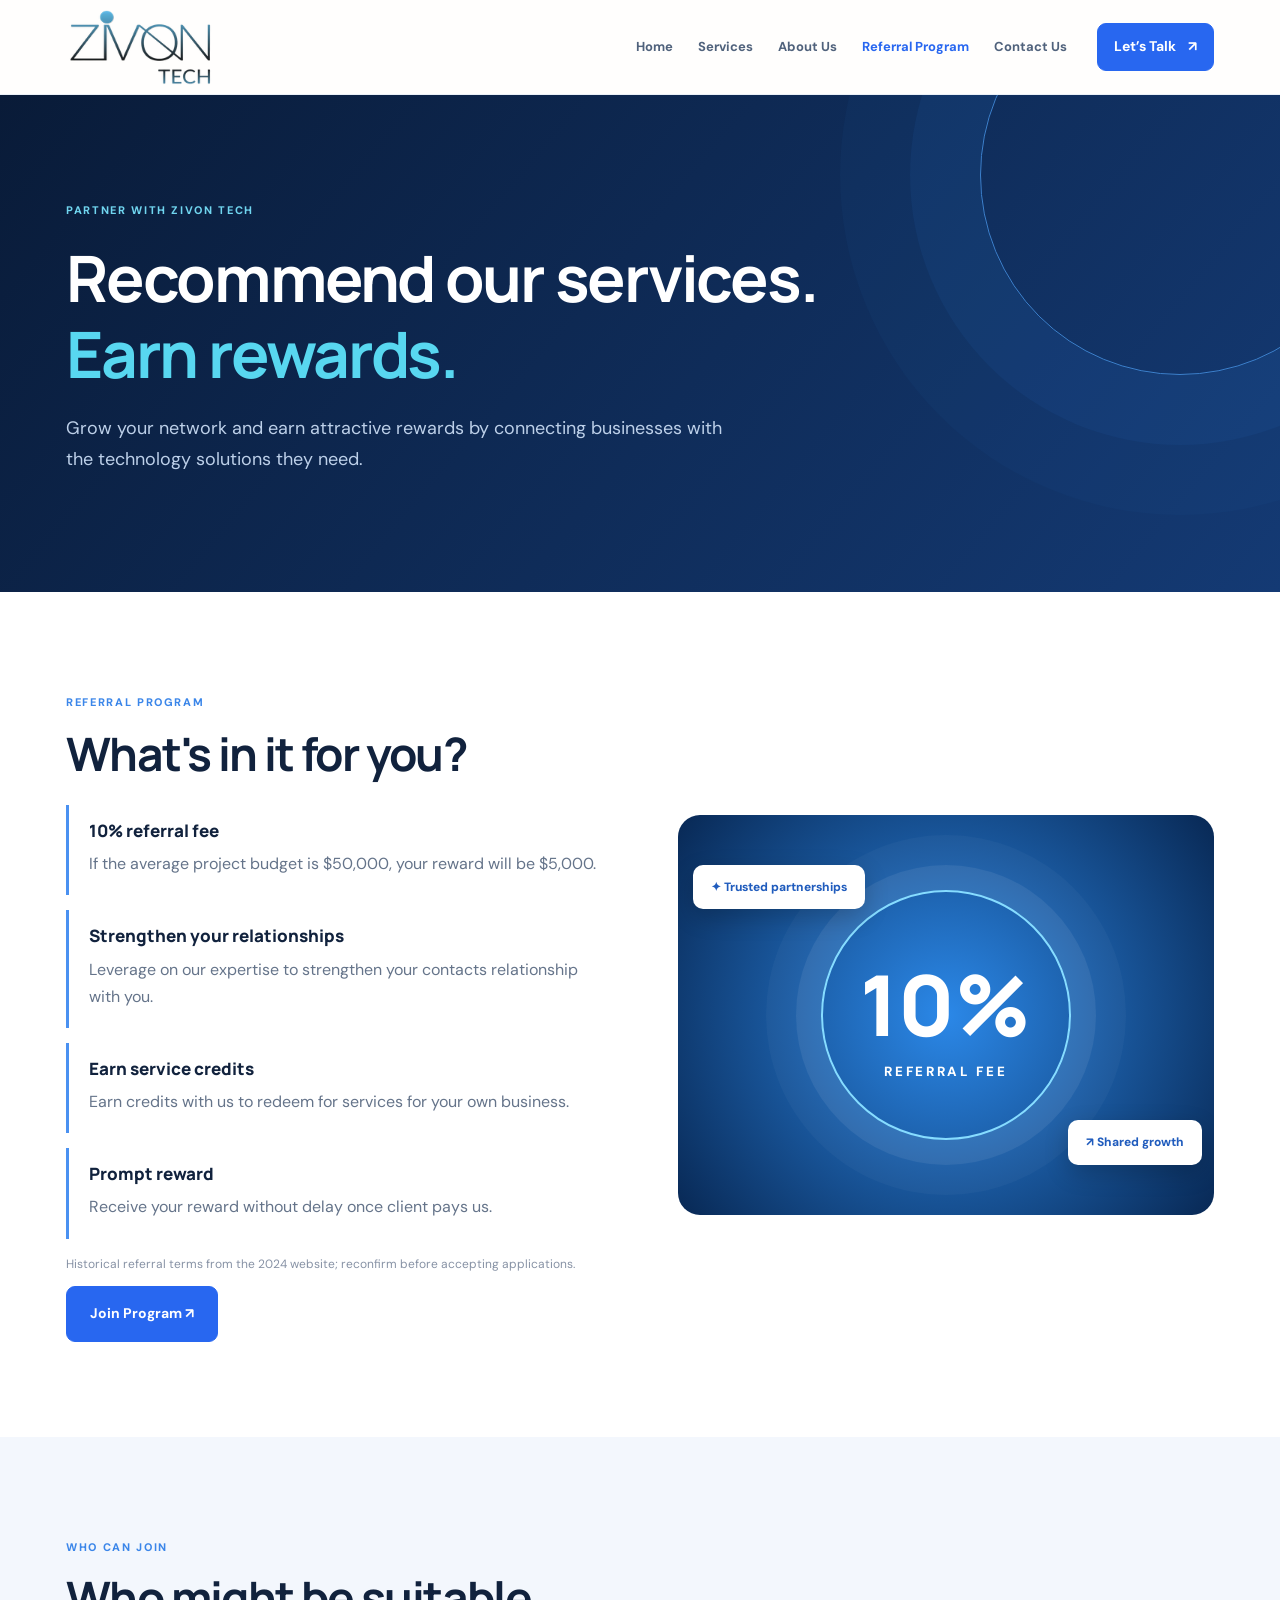
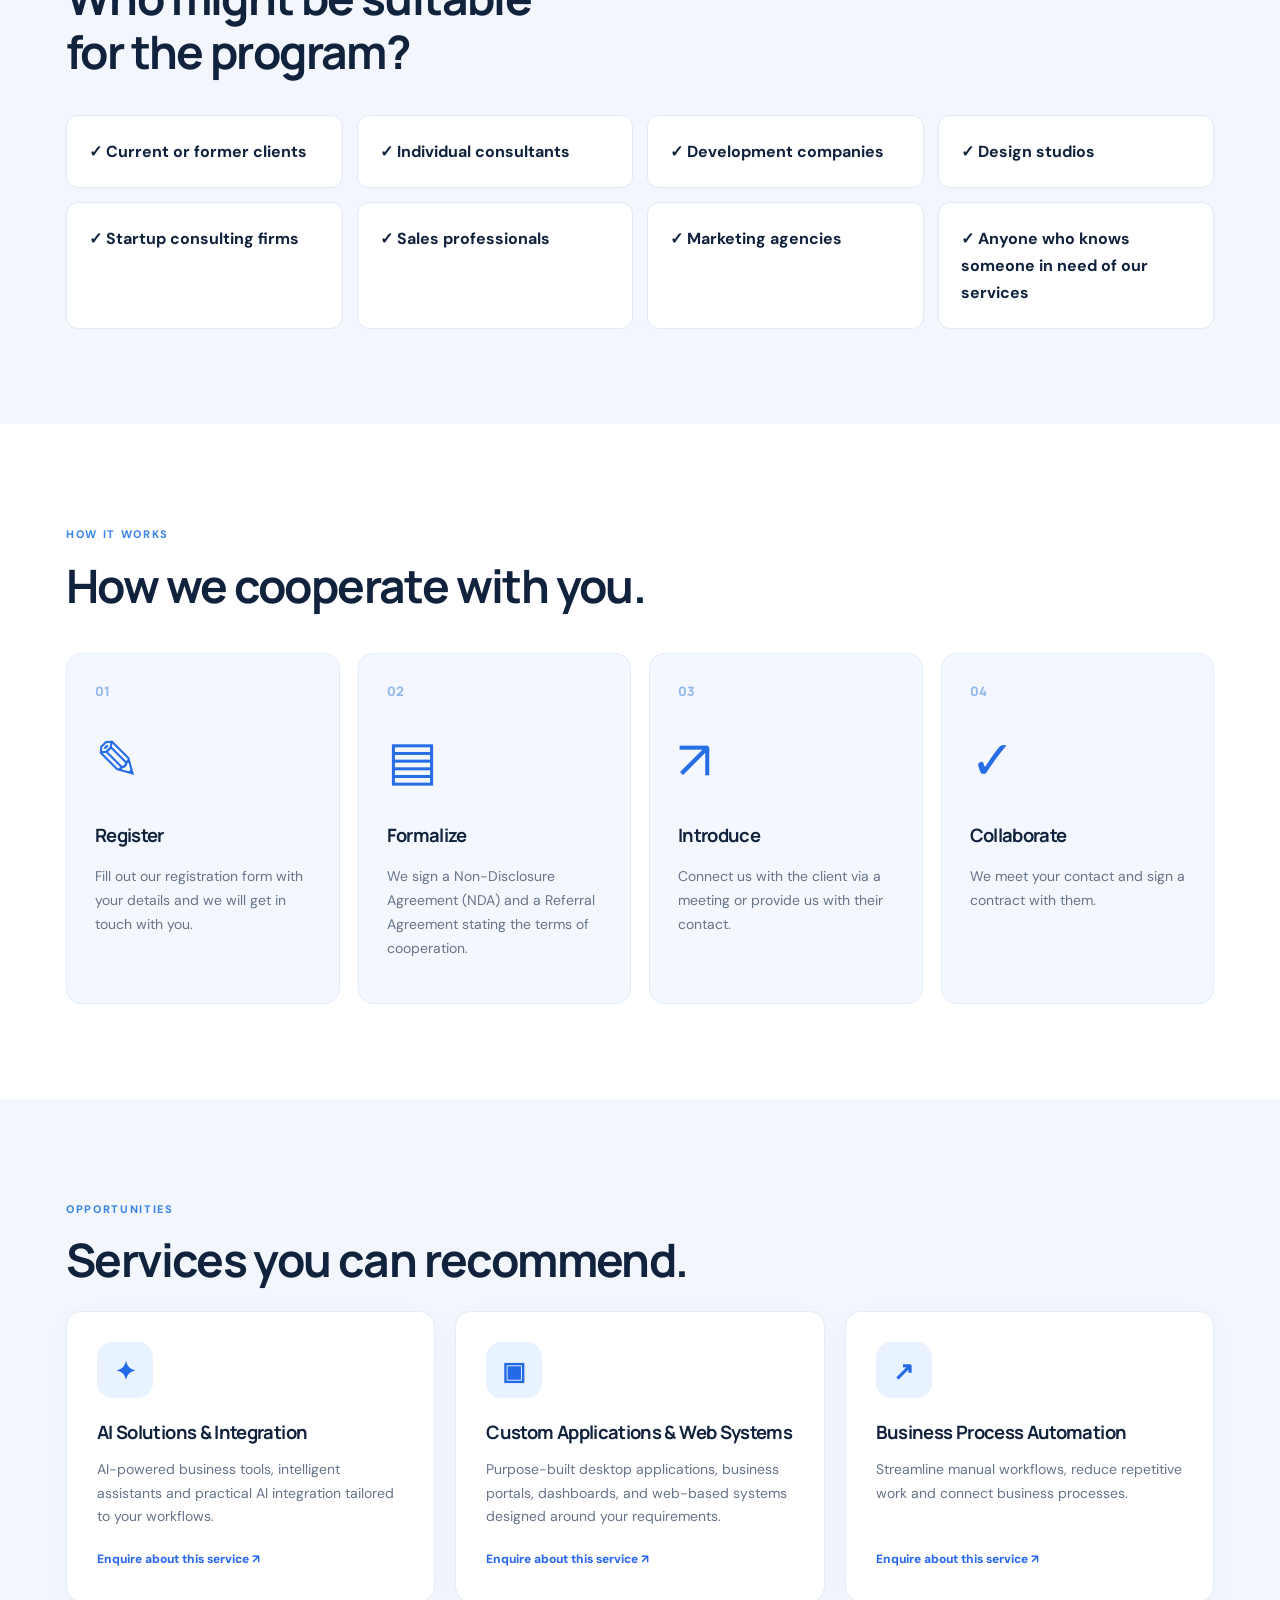
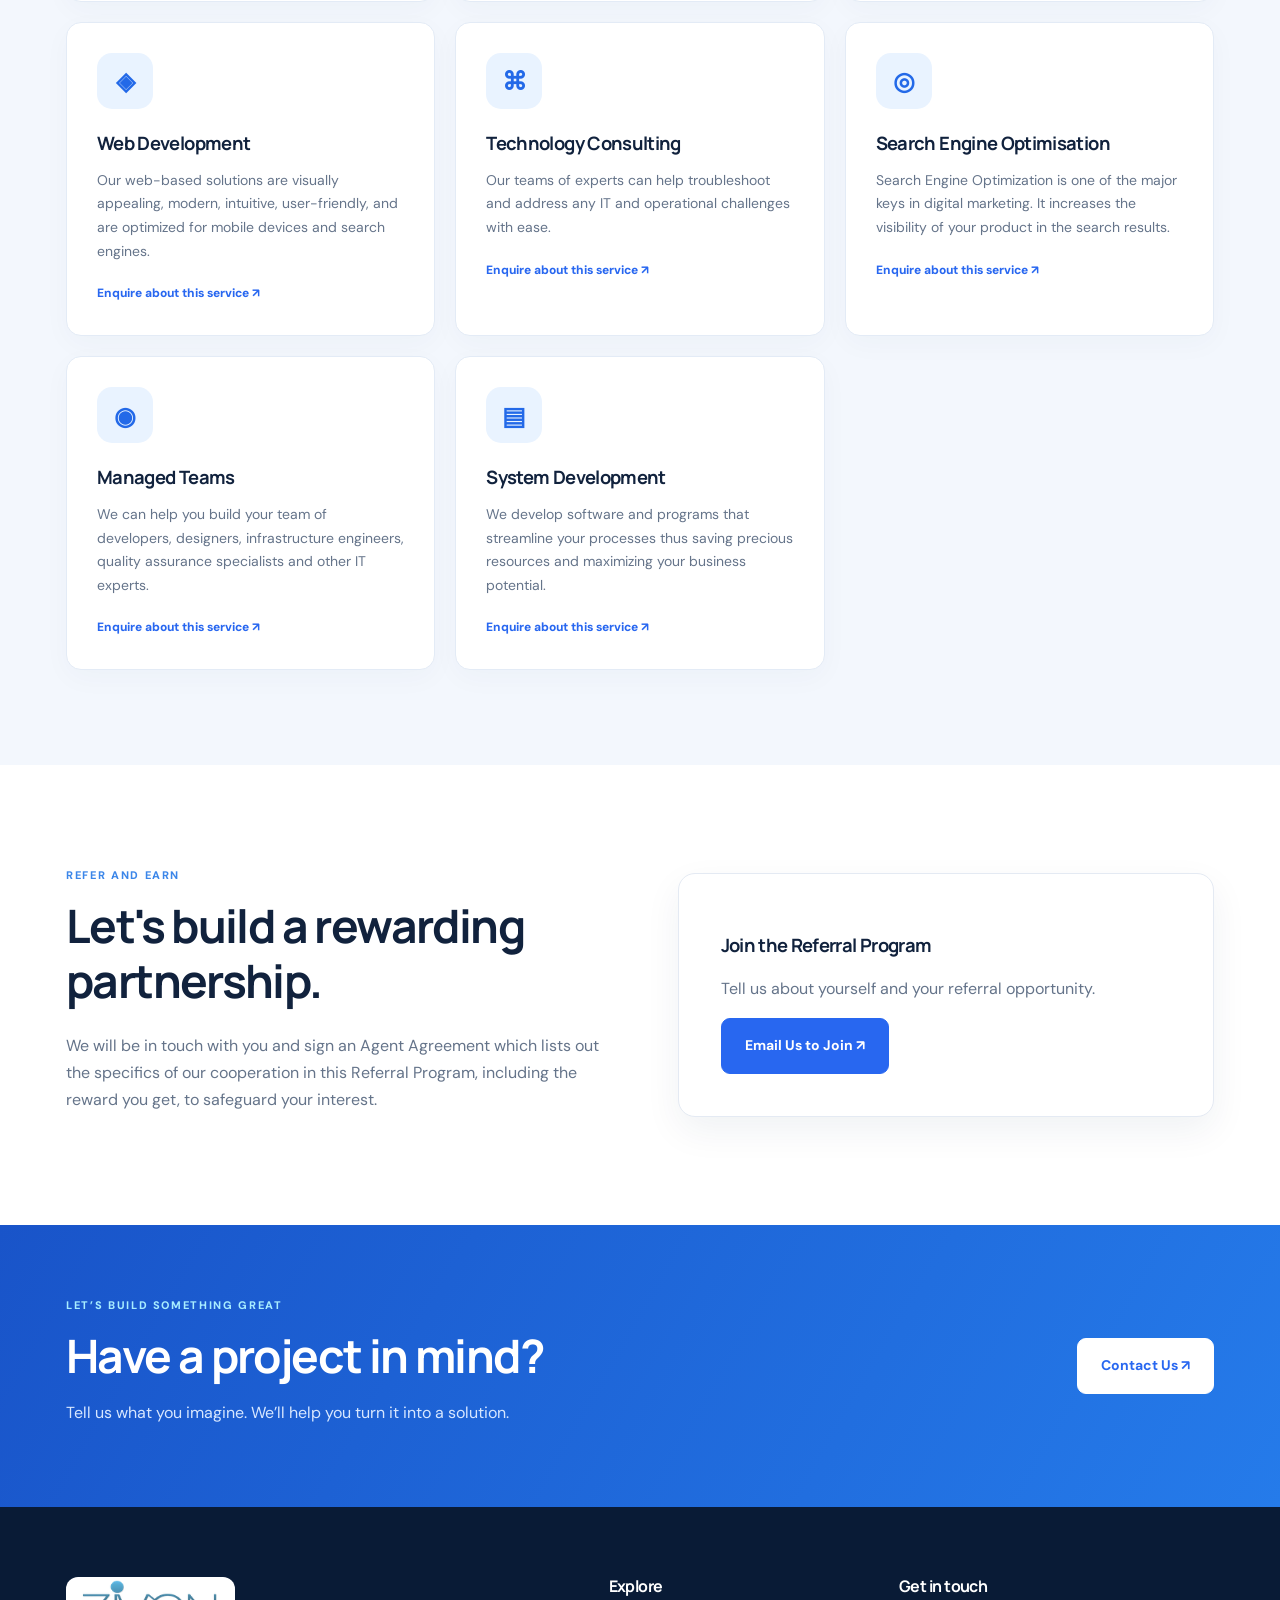
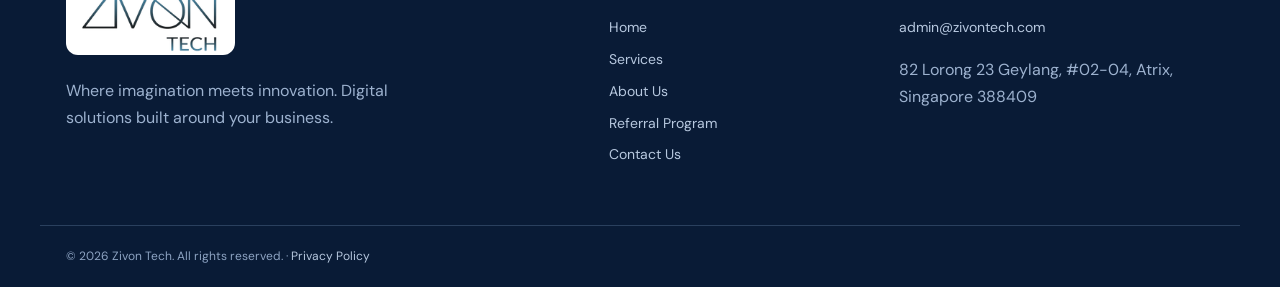
<file: referral-program.html>
<!doctype html><html lang="en"><head><meta charset="utf-8"><meta name="viewport" content="width=device-width,initial-scale=1"><meta name="description" content="Zivon Tech — technology consulting, AI and custom digital solutions."><title>Referral Program | Zivon Tech</title><link rel="stylesheet" href="assets/style.css"></head><body><header class="header"><div class="wrap nav"><a class="brand" href="index.html" aria-label="Zivon Tech — Home"><img class="brand-logo" src="assets/zivontech-logo.png" alt="Zivon Tech logo" width="200" height="100"></a><button class="menu" aria-label="Toggle navigation" aria-expanded="false">☰</button><nav class="links"><a class="" href="index.html">Home</a><a class="" href="services.html">Services</a><a class="" href="about-us.html">About Us</a><a class="active" href="referral-program.html">Referral Program</a><a class="" href="contact-us.html">Contact Us</a></nav><a class="btn btn-small navcta" href="contact-us.html">Let’s Talk <span>↗</span></a></div></header><main><section class="pagehero"><div class="wrap"><span class="eyebrow">PARTNER WITH ZIVON TECH</span><h1>Recommend our services.<br><em>Earn rewards.</em></h1><p>Grow your network and earn attractive rewards by connecting businesses with the technology solutions they need.</p></div><div class="orb orb-one"></div></section><section class="section"><div class="wrap split"><div><span class="eyebrow">REFERRAL PROGRAM</span><h2>What's in it for you?</h2><div class="benefits"><div><b>10% referral fee</b><p>If the average project budget is $50,000, your reward will be $5,000.</p></div><div><b>Strengthen your relationships</b><p>Leverage on our expertise to strengthen your contacts relationship with you.</p></div><div><b>Earn service credits</b><p>Earn credits with us to redeem for services for your own business.</p></div><div><b>Prompt reward</b><p>Receive your reward without delay once client pays us.</p></div></div><p class="fine">Historical referral terms from the 2024 website; reconfirm before accepting applications.</p><a class="btn" href="#refer">Join Program ↗</a></div><div class="ref-art"><div class="ref-circle"><span>10%</span><small>REFERRAL FEE</small></div><div class="ref-mini m1">✦ Trusted partnerships</div><div class="ref-mini m2">↗ Shared growth</div></div></div></section><section class="section section-tint"><div class="wrap"><span class="eyebrow">WHO CAN JOIN</span><h2>Who might be suitable<br>for the program?</h2><div class="chips"><span>✓ Current or former clients</span><span>✓ Individual consultants</span><span>✓ Development companies</span><span>✓ Design studios</span><span>✓ Startup consulting firms</span><span>✓ Sales professionals</span><span>✓ Marketing agencies</span><span>✓ Anyone who knows someone in need of our services</span></div></div></section><section class="section"><div class="wrap"><span class="eyebrow">HOW IT WORKS</span><h2>How we cooperate with you.</h2><div class="steps"><article><div class="step-number">01</div><div class="step-graphic">✎</div><h3>Register</h3><p>Fill out our registration form with your details and we will get in touch with you.</p></article><article><div class="step-number">02</div><div class="step-graphic">▤</div><h3>Formalize</h3><p>We sign a Non-Disclosure Agreement (NDA) and a Referral Agreement stating the terms of cooperation.</p></article><article><div class="step-number">03</div><div class="step-graphic">↗</div><h3>Introduce</h3><p>Connect us with the client via a meeting or provide us with their contact.</p></article><article><div class="step-number">04</div><div class="step-graphic">✓</div><h3>Collaborate</h3><p>We meet your contact and sign a contract with them.</p></article></div></div></section><section class="section section-tint"><div class="wrap"><span class="eyebrow">OPPORTUNITIES</span><h2>Services you can recommend.</h2><div class="cards"><article class="service"><div class="service-icon">✦</div><h3>AI Solutions &amp; Integration</h3><p>AI-powered business tools, intelligent assistants and practical AI integration tailored to your workflows.</p><a href="contact-us.html">Enquire about this service ↗</a></article><article class="service"><div class="service-icon">▣</div><h3>Custom Applications &amp; Web Systems</h3><p>Purpose-built desktop applications, business portals, dashboards, and web-based systems designed around your requirements.</p><a href="contact-us.html">Enquire about this service ↗</a></article><article class="service"><div class="service-icon">↗</div><h3>Business Process Automation</h3><p>Streamline manual workflows, reduce repetitive work and connect business processes.</p><a href="contact-us.html">Enquire about this service ↗</a></article><article class="service"><div class="service-icon">◈</div><h3>Web Development</h3><p>Our web-based solutions are visually appealing, modern, intuitive, user-friendly, and are optimized for mobile devices and search engines.</p><a href="contact-us.html">Enquire about this service ↗</a></article><article class="service"><div class="service-icon">⌘</div><h3>Technology Consulting</h3><p>Our teams of experts can help troubleshoot and address any IT and operational challenges with ease.</p><a href="contact-us.html">Enquire about this service ↗</a></article><article class="service"><div class="service-icon">◎</div><h3>Search Engine Optimisation</h3><p>Search Engine Optimization is one of the major keys in digital marketing. It increases the visibility of your product in the search results.</p><a href="contact-us.html">Enquire about this service ↗</a></article><article class="service"><div class="service-icon">◉</div><h3>Managed Teams</h3><p>We can help you build your team of developers, designers, infrastructure engineers, quality assurance specialists and other IT experts.</p><a href="contact-us.html">Enquire about this service ↗</a></article><article class="service"><div class="service-icon">▤</div><h3>System Development</h3><p>We develop software and programs that streamline your processes thus saving precious resources and maximizing your business potential.</p><a href="contact-us.html">Enquire about this service ↗</a></article></div></div></section><section class="section" id="refer"><div class="wrap split"><div><span class="eyebrow">REFER AND EARN</span><h2>Let's build a rewarding partnership.</h2><p>We will be in touch with you and sign an Agent Agreement which lists out the specifics of our cooperation in this Referral Program, including the reward you get, to safeguard your interest.</p></div><div class="info-card"><h3>Join the Referral Program</h3><p>Tell us about yourself and your referral opportunity.</p><a class="btn" href="mailto:admin@zivontech.com?subject=ZivonTech%20Referral%20Program%20Enquiry">Email Us to Join ↗</a></div></div></section><section class="cta"><div class="wrap cta-inner"><div><span class="eyebrow">LET’S BUILD SOMETHING GREAT</span><h2>Have a project in mind?</h2><p>Tell us what you imagine. We’ll help you turn it into a solution.</p></div><a class="btn btn-light" href="contact-us.html">Contact Us ↗</a></div></section></main><footer><div class="wrap foot"><div><a class="brand" href="index.html" aria-label="Zivon Tech — Home"><img class="brand-logo" src="assets/zivontech-logo.png" alt="Zivon Tech logo" width="200" height="100"></a><p>Where imagination meets innovation. Digital solutions built around your business.</p></div><div><h4>Explore</h4><a href="index.html">Home</a><a href="services.html">Services</a><a href="about-us.html">About Us</a><a href="referral-program.html">Referral Program</a><a href="contact-us.html">Contact Us</a></div><div><h4>Get in touch</h4><a href="mailto:admin@zivontech.com">admin@zivontech.com</a><p>82 Lorong 23 Geylang, #02-04, Atrix, Singapore 388409</p></div></div><div class="wrap copyright">© 2026 Zivon Tech. All rights reserved. · <a href="privacy-policy.html">Privacy Policy</a></div></footer><script src="assets/main.js"></script></body></html>
</file>
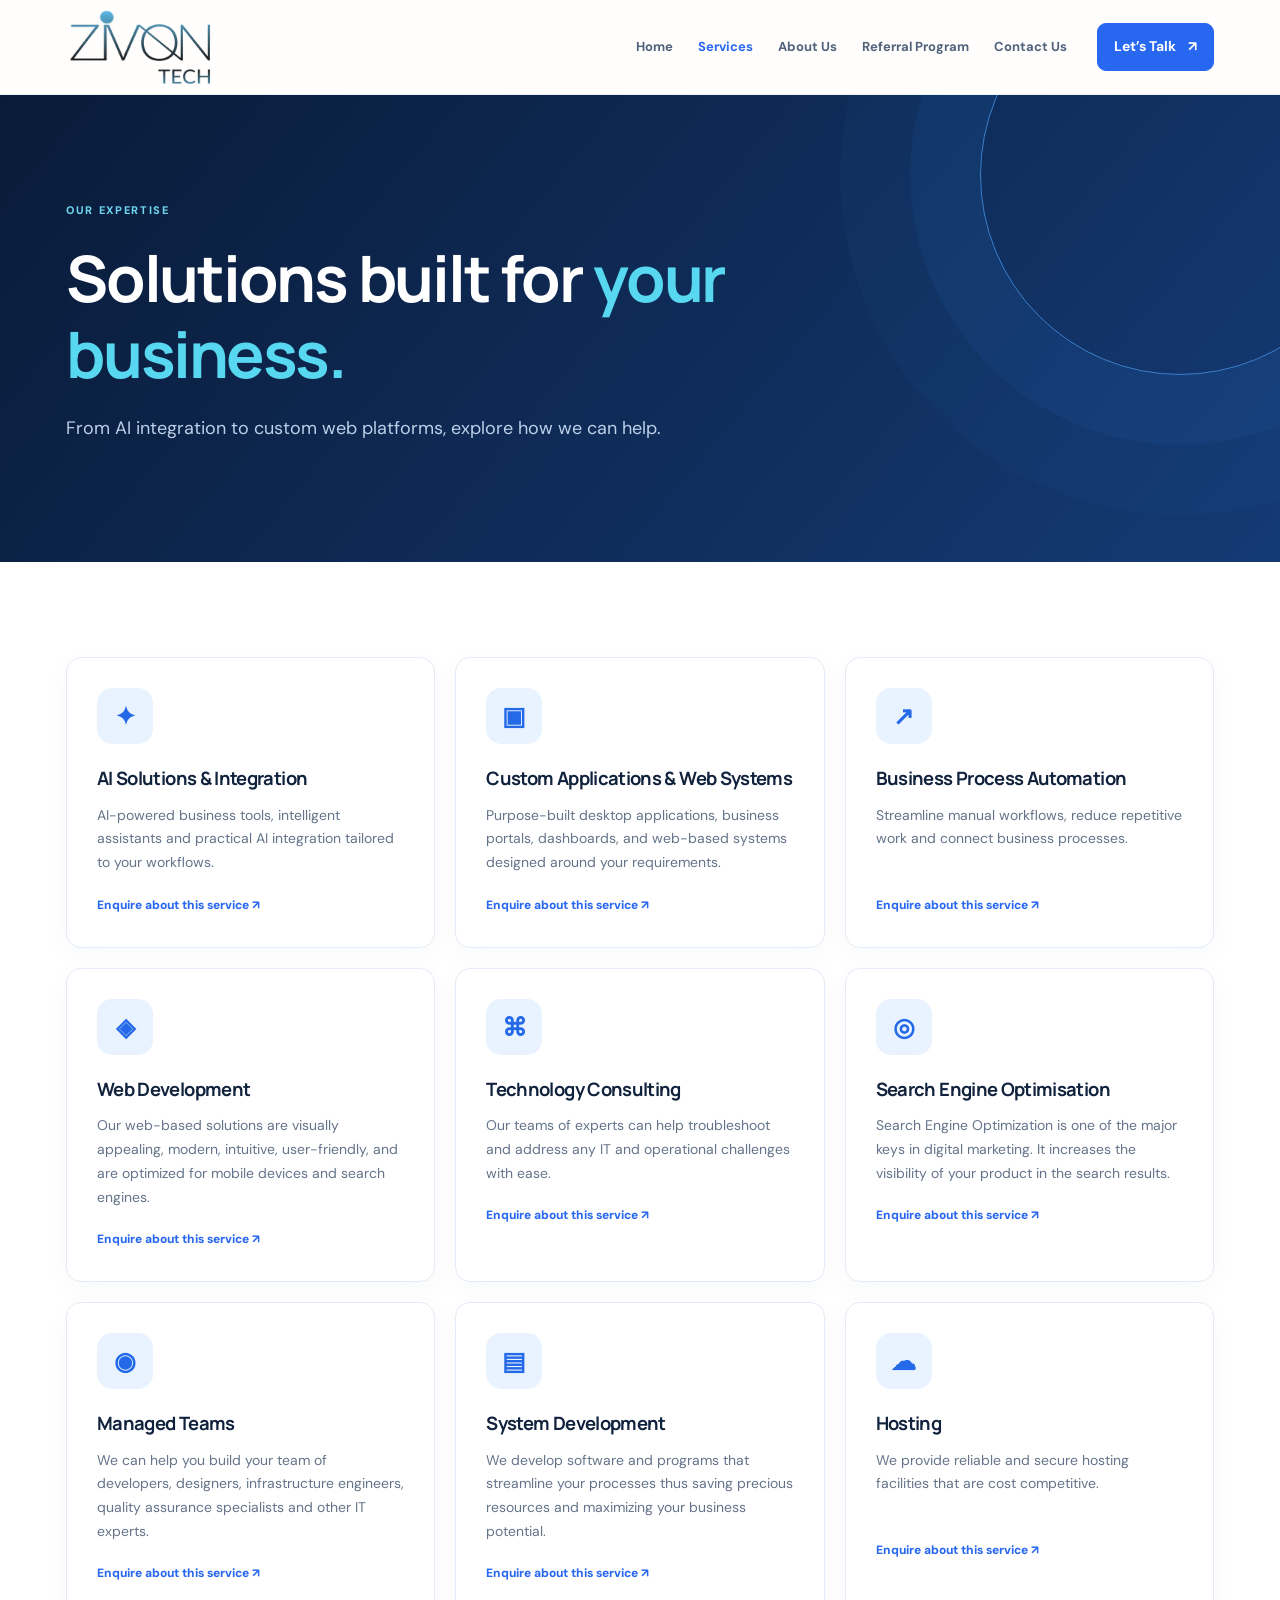
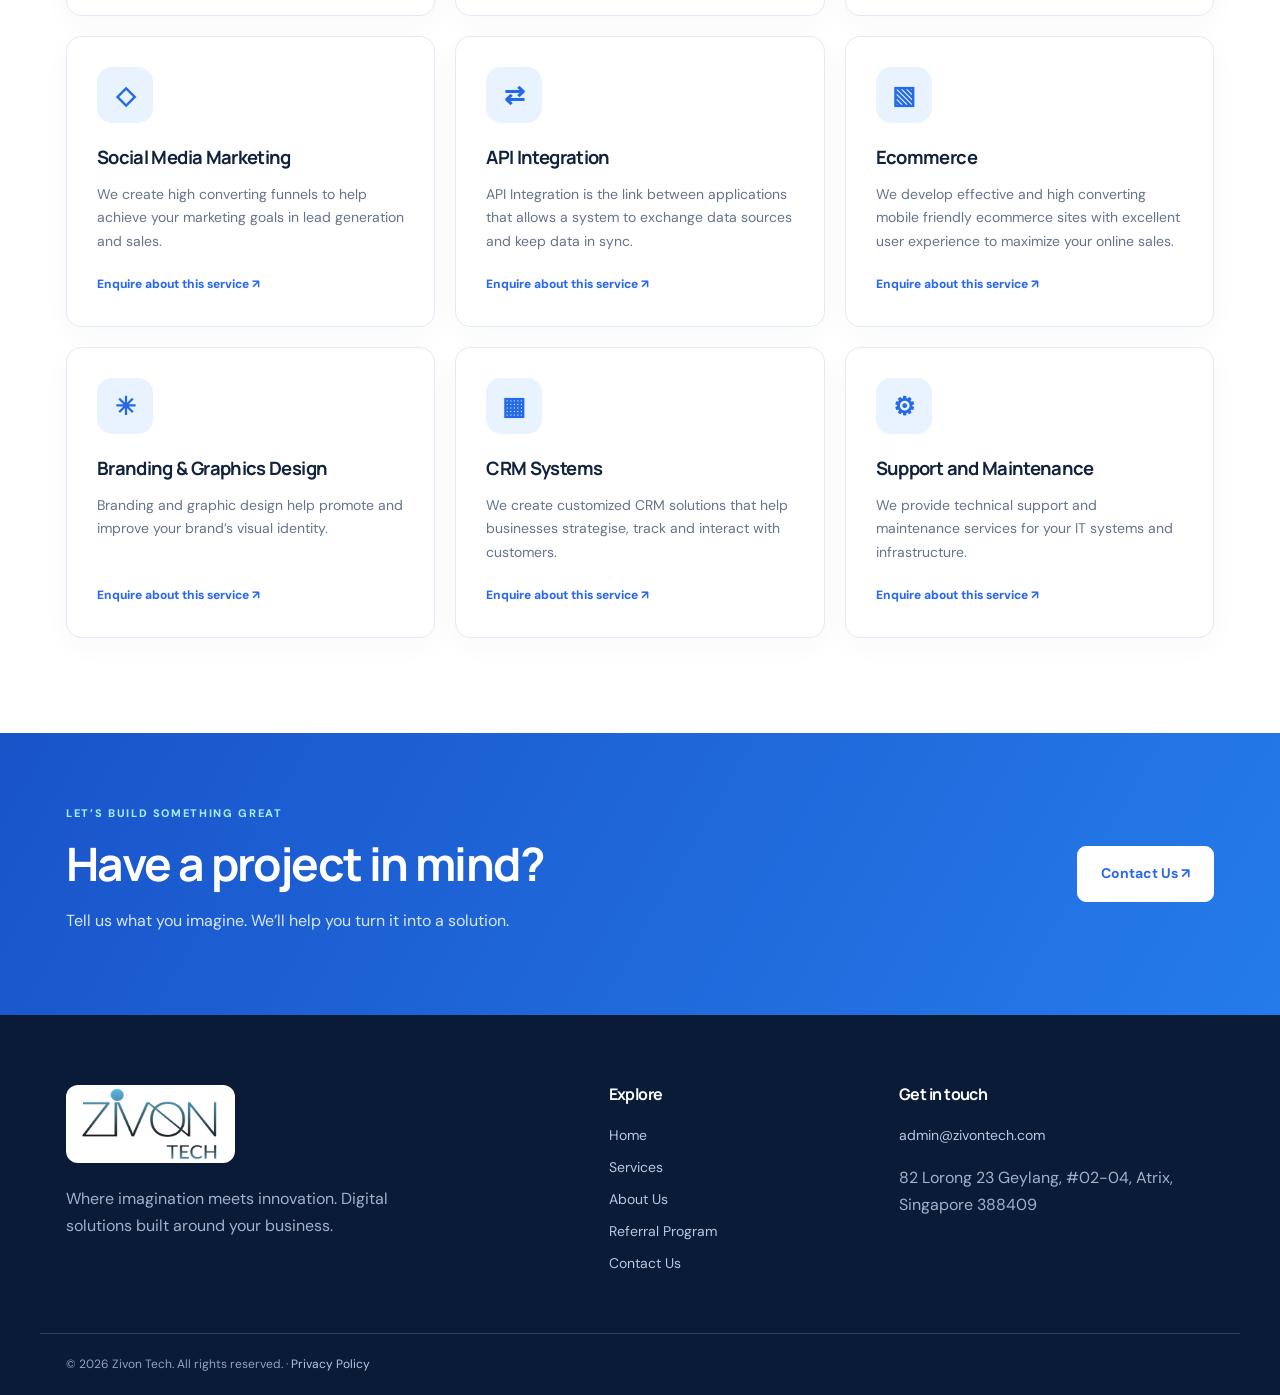
<file: services.html>
<!doctype html><html lang="en"><head><meta charset="utf-8"><meta name="viewport" content="width=device-width,initial-scale=1"><meta name="description" content="Zivon Tech — technology consulting, AI and custom digital solutions."><title>Our Services | Zivon Tech</title><link rel="stylesheet" href="assets/style.css"></head><body><header class="header"><div class="wrap nav"><a class="brand" href="index.html" aria-label="Zivon Tech — Home"><img class="brand-logo" src="assets/zivontech-logo.png" alt="Zivon Tech logo" width="200" height="100"></a><button class="menu" aria-label="Toggle navigation" aria-expanded="false">☰</button><nav class="links"><a class="" href="index.html">Home</a><a class="active" href="services.html">Services</a><a class="" href="about-us.html">About Us</a><a class="" href="referral-program.html">Referral Program</a><a class="" href="contact-us.html">Contact Us</a></nav><a class="btn btn-small navcta" href="contact-us.html">Let’s Talk <span>↗</span></a></div></header><main><section class="pagehero"><div class="wrap"><span class="eyebrow">OUR EXPERTISE</span><h1>Solutions built for <em>your business.</em></h1><p>From AI integration to custom web platforms, explore how we can help.</p></div><div class="orb orb-one"></div></section><section class="section"><div class="wrap"><div class="cards"><article class="service"><div class="service-icon">✦</div><h3>AI Solutions &amp; Integration</h3><p>AI-powered business tools, intelligent assistants and practical AI integration tailored to your workflows.</p><a href="contact-us.html">Enquire about this service ↗</a></article><article class="service"><div class="service-icon">▣</div><h3>Custom Applications &amp; Web Systems</h3><p>Purpose-built desktop applications, business portals, dashboards, and web-based systems designed around your requirements.</p><a href="contact-us.html">Enquire about this service ↗</a></article><article class="service"><div class="service-icon">↗</div><h3>Business Process Automation</h3><p>Streamline manual workflows, reduce repetitive work and connect business processes.</p><a href="contact-us.html">Enquire about this service ↗</a></article><article class="service"><div class="service-icon">◈</div><h3>Web Development</h3><p>Our web-based solutions are visually appealing, modern, intuitive, user-friendly, and are optimized for mobile devices and search engines.</p><a href="contact-us.html">Enquire about this service ↗</a></article><article class="service"><div class="service-icon">⌘</div><h3>Technology Consulting</h3><p>Our teams of experts can help troubleshoot and address any IT and operational challenges with ease.</p><a href="contact-us.html">Enquire about this service ↗</a></article><article class="service"><div class="service-icon">◎</div><h3>Search Engine Optimisation</h3><p>Search Engine Optimization is one of the major keys in digital marketing. It increases the visibility of your product in the search results.</p><a href="contact-us.html">Enquire about this service ↗</a></article><article class="service"><div class="service-icon">◉</div><h3>Managed Teams</h3><p>We can help you build your team of developers, designers, infrastructure engineers, quality assurance specialists and other IT experts.</p><a href="contact-us.html">Enquire about this service ↗</a></article><article class="service"><div class="service-icon">▤</div><h3>System Development</h3><p>We develop software and programs that streamline your processes thus saving precious resources and maximizing your business potential.</p><a href="contact-us.html">Enquire about this service ↗</a></article><article class="service"><div class="service-icon">☁</div><h3>Hosting</h3><p>We provide reliable and secure hosting facilities that are cost competitive.</p><a href="contact-us.html">Enquire about this service ↗</a></article><article class="service"><div class="service-icon">◇</div><h3>Social Media Marketing</h3><p>We create high converting funnels to help achieve your marketing goals in lead generation and sales.</p><a href="contact-us.html">Enquire about this service ↗</a></article><article class="service"><div class="service-icon">⇄</div><h3>API Integration</h3><p>API Integration is the link between applications that allows a system to exchange data sources and keep data in sync.</p><a href="contact-us.html">Enquire about this service ↗</a></article><article class="service"><div class="service-icon">▧</div><h3>Ecommerce</h3><p>We develop effective and high converting mobile friendly ecommerce sites with excellent user experience to maximize your online sales.</p><a href="contact-us.html">Enquire about this service ↗</a></article><article class="service"><div class="service-icon">✳</div><h3>Branding &amp; Graphics Design</h3><p>Branding and graphic design help promote and improve your brand’s visual identity.</p><a href="contact-us.html">Enquire about this service ↗</a></article><article class="service"><div class="service-icon">▦</div><h3>CRM Systems</h3><p>We create customized CRM solutions that help businesses strategise, track and interact with customers.</p><a href="contact-us.html">Enquire about this service ↗</a></article><article class="service"><div class="service-icon">⚙</div><h3>Support and Maintenance</h3><p>We provide technical support and maintenance services for your IT systems and infrastructure.</p><a href="contact-us.html">Enquire about this service ↗</a></article></div></div></section><section class="cta"><div class="wrap cta-inner"><div><span class="eyebrow">LET’S BUILD SOMETHING GREAT</span><h2>Have a project in mind?</h2><p>Tell us what you imagine. We’ll help you turn it into a solution.</p></div><a class="btn btn-light" href="contact-us.html">Contact Us ↗</a></div></section></main><footer><div class="wrap foot"><div><a class="brand" href="index.html" aria-label="Zivon Tech — Home"><img class="brand-logo" src="assets/zivontech-logo.png" alt="Zivon Tech logo" width="200" height="100"></a><p>Where imagination meets innovation. Digital solutions built around your business.</p></div><div><h4>Explore</h4><a href="index.html">Home</a><a href="services.html">Services</a><a href="about-us.html">About Us</a><a href="referral-program.html">Referral Program</a><a href="contact-us.html">Contact Us</a></div><div><h4>Get in touch</h4><a href="mailto:admin@zivontech.com">admin@zivontech.com</a><p>82 Lorong 23 Geylang, #02-04, Atrix, Singapore 388409</p></div></div><div class="wrap copyright">© 2026 Zivon Tech. All rights reserved. · <a href="privacy-policy.html">Privacy Policy</a></div></footer><script src="assets/main.js"></script></body></html>
</file>
<file: assets/style.css>
@import url('https://fonts.googleapis.com/css2?family=DM+Sans:wght@400;500;600;700&family=Manrope:wght@400;500;600;700;800&display=swap');:root{--ink:#11223d;--muted:#65748a;--blue:#2867f0;--cyan:#23c8db;--navy:#081b38;--light:#f3f7fd}*{box-sizing:border-box}html{scroll-behavior:smooth}body{margin:0;color:var(--ink);font-family:'DM Sans',sans-serif;line-height:1.7}h1,h2,h3,h4{font-family:Manrope,sans-serif;line-height:1.18;letter-spacing:-.035em}h1{font-size:clamp(2.8rem,5.5vw,5.4rem);margin:18px 0 22px}h2{font-size:clamp(2rem,3.6vw,3.35rem);margin:12px 0 24px}h3{font-size:1.15rem}p{color:var(--muted)}a{text-decoration:none;color:inherit}.wrap{max-width:1200px;padding:0 26px;margin:auto}.header{position:sticky;top:0;background:#fffefdf5;backdrop-filter:blur(14px);z-index:30;border-bottom:1px solid #eaf0f7}.nav{height:86px;display:flex;align-items:center;gap:30px}.brand{display:flex;align-items:center;gap:11px;font:800 23px Manrope,sans-serif;letter-spacing:-.06em;white-space:nowrap}.brand-icon{display:grid;place-items:center;background:linear-gradient(145deg,#2867f0,#20c6d9);color:white;width:42px;height:42px;border-radius:12px;font-size:25px}.brand small{display:block;font:700 8px 'DM Sans',sans-serif;letter-spacing:.18em;color:#8190a5}.accent{color:var(--blue)}.links{display:flex;gap:25px;margin-left:auto}.links a{font-size:13px;font-weight:700;color:#50627c}.links a:hover,.links a.active{color:var(--blue)}.btn{display:inline-flex;align-items:center;justify-content:center;gap:12px;background:var(--blue);color:#fff;padding:15px 23px;border-radius:9px;font-weight:700;font-size:14px;border:1px solid var(--blue);cursor:pointer;transition:.2s}.btn:hover{transform:translateY(-2px);box-shadow:0 12px 28px #2867f044}.btn-small{padding:11px 16px}.btn-outline{background:transparent;border-color:#b8cbe3;color:var(--ink)}.btn-light{background:#fff;color:var(--blue);border-color:#fff}.menu{display:none}.eyebrow{display:inline-block;font-weight:800;letter-spacing:.15em;font-size:11px;color:#3b86e9}.hero{background:radial-gradient(ellipse at 90% 15%,#173b73 0,transparent 48%),linear-gradient(130deg,#081b38,#102c55);color:white;overflow:hidden}.hero-grid{display:grid;grid-template-columns:1.12fr 1fr;align-items:center;gap:60px;min-height:620px;padding-top:70px;padding-bottom:70px}.hero h1 em,.pagehero em{font-style:normal;color:#58d7f0}.hero p{color:#b5c9e5;max-width:580px;font-size:17px}.hero .eyebrow{color:#67d9ef}.actions{display:flex;gap:12px;flex-wrap:wrap;margin:30px 0 48px}.hero .btn-outline{color:#fff;border-color:#54718f}.hero-stats{display:flex;gap:45px}.hero-stats strong{display:block;font:800 19px Manrope}.hero-stats small{color:#93accd}.hero-art{height:400px;position:relative;display:grid;place-items:center}.art-glow{position:absolute;inset:12%;border-radius:50%;background:#0c9dfb;filter:blur(95px);opacity:.35}.art-window{position:relative;width:100%;max-width:470px;border:1px solid #5e84b9;border-radius:18px;background:#0b2143cc;box-shadow:0 30px 90px #0006;transform:rotate(-3deg);overflow:hidden}.art-bar{display:flex;align-items:center;gap:7px;padding:18px;border-bottom:1px solid #3e5b82}.art-bar i{width:8px;height:8px;border-radius:50%;background:#45a8f7}.art-bar i:nth-child(2){background:#38d1d3}.art-bar i:nth-child(3){background:#7c9aff}.art-bar span{margin-left:20px;color:#7899c7;font-size:12px}.art-code{padding:38px 36px 55px;display:grid;gap:22px}.art-code span{font:13px monospace;color:#66b7dc}.art-code b{font:800 clamp(27px,3vw,42px) Manrope}.art-badge{position:absolute;bottom:12px;right:18px;background:#1a477a;padding:10px 16px;border-radius:8px;font-size:12px}.section{padding:95px 0}.section-tint{background:var(--light)}.section-head{display:flex;align-items:end;justify-content:space-between;gap:20px;margin-bottom:30px}.textlink{color:var(--blue);font-weight:800;white-space:nowrap}.cards{display:grid;grid-template-columns:repeat(3,1fr);gap:20px}.service{padding:30px;background:white;border:1px solid #e3ebf6;border-radius:15px;box-shadow:0 8px 28px #15376808;transition:.2s}.service:hover{transform:translateY(-4px);box-shadow:0 20px 40px #15376813}.service-icon{display:grid;place-items:center;width:56px;height:56px;border-radius:15px;background:#e9f3ff;color:#2369e8;font:800 25px Manrope}.service h3{margin:24px 0 12px}.service p{font-size:14px;min-height:72px}.service a{font-size:12px;color:var(--blue);font-weight:800}.split{display:grid;grid-template-columns:1fr 1fr;align-items:center;gap:75px}.split p{font-size:16px}.illustration,.feature-art,.ref-art{min-height:400px;border-radius:22px;background:linear-gradient(135deg,#102f65,#217de4);position:relative;display:grid;place-items:center;overflow:hidden}.diagram{position:relative;width:310px;height:310px;border:1px dashed #8ec4f8;border-radius:50%}.diagram-center{position:absolute;inset:75px;border-radius:50%;display:grid;place-items:center;background:#ffffff22;color:white;font:800 90px Manrope}.diagram-center span{position:absolute;font-size:25px;right:30px;top:40px;color:#6cf0f4}.node{position:absolute;background:#fff;padding:8px 13px;border-radius:8px;font-size:10px;font-weight:800;color:#2365cc;box-shadow:0 8px 30px #0003}.n1{top:-12px;left:95px}.n2{right:-20px;top:130px}.n3{bottom:-10px;left:100px}.n4{left:-25px;top:130px}.cta{background:linear-gradient(120deg,#1954c9,#257bea);color:white;padding:65px 0}.cta-inner{display:flex;justify-content:space-between;align-items:center;gap:30px}.cta h2{margin:12px 0}.cta p{color:#d7e7ff}.cta .eyebrow{color:#a8edff}footer{background:#091b36;color:white;padding:70px 0 20px}.foot{display:grid;grid-template-columns:1.5fr .7fr 1fr;gap:70px}.foot p{color:#9db2cf;max-width:370px}.foot h4{margin:0 0 20px}.foot a:not(.brand){display:block;color:#b7c8df;font-size:14px;margin:8px 0}.foot small{color:#8ea0ba}.copyright{border-top:1px solid #2a405e;margin-top:50px;padding-top:20px;color:#8da3c2;font-size:12px}.copyright a{color:#b7c8df}.pagehero{position:relative;overflow:hidden;background:linear-gradient(130deg,#091b38,#143a74);padding:100px 0;color:white}.pagehero h1{max-width:920px;font-size:clamp(2.8rem,5vw,4.7rem)}.pagehero p{color:#bdd0e9;font-size:18px;max-width:680px}.pagehero .eyebrow{color:#70d5ef}.orb{position:absolute;width:400px;height:400px;right:-100px;top:-120px;border:1px solid #3c80cc;border-radius:50%;box-shadow:0 0 0 70px #2661ac20,0 0 0 140px #2661ac12}.feature-art{color:white;display:flex;flex-direction:column;justify-content:center}.feature-symbol{font-size:130px;color:#79d9f1}.feature-art h3{font-size:38px;text-align:center}.two-cards{display:grid;grid-template-columns:1fr 1fr;gap:25px}.info-card{padding:42px;background:#fff;border:1px solid #e4eaf3;border-radius:17px;box-shadow:0 14px 36px #102a5410}.quote{padding:35px 45px;border-left:4px solid var(--blue);background:var(--light);font:700 24px Manrope;margin-top:45px}.benefits>div{padding:13px 0 13px 20px;border-left:3px solid #4a91f1;margin:15px 0}.benefits b{font:800 17px Manrope}.benefits p{margin:5px 0}.fine{font-size:12px!important;color:#8792a5!important}.ref-art{background:radial-gradient(circle at 50% 50%,#2b88e8,#082854)}.ref-circle{width:250px;height:250px;border:2px solid #86dcff;border-radius:50%;display:flex;flex-direction:column;align-items:center;justify-content:center;color:white;box-shadow:0 0 0 25px #ffffff12,0 0 0 55px #ffffff08}.ref-circle span{font:800 84px Manrope}.ref-circle small{letter-spacing:.2em;font-weight:800}.ref-mini{position:absolute;background:#fff;border-radius:10px;padding:12px 18px;font-weight:800;font-size:12px;color:#205cbd;box-shadow:0 8px 24px #0003}.m1{top:50px;left:15px}.m2{bottom:50px;right:12px}.chips{display:grid;grid-template-columns:repeat(4,1fr);gap:14px;margin-top:35px}.chips span{background:white;padding:22px;border-radius:12px;font-weight:700;border:1px solid #e0e9f5}.steps{display:grid;grid-template-columns:repeat(4,1fr);gap:18px;margin-top:40px}.steps article{background:#f4f8fe;border:1px solid #e2ecf9;padding:28px;border-radius:15px}.step-number{color:#95b9ec;font:800 13px Manrope}.step-graphic{font-size:54px;color:#276de5;margin:15px 0}.steps p{font-size:14px}.contact-layout{align-items:start}.contact-list>div{display:flex;gap:20px;margin:32px 0}.contact-list>div>span{display:grid;place-items:center;width:55px;height:55px;background:#eaf3ff;color:#216de9;border-radius:13px;font-size:26px}.contact-list small{font-size:11px;color:#6d7e98;letter-spacing:.1em;font-weight:800}.contact-list a{display:block;color:#205ac2;font-weight:800}.contact-list p{margin:5px 0}.contact-form h2{font-size:30px}.contact-form label{display:block;margin:15px 0;font-size:12px;font-weight:800}.contact-form input,.contact-form select,.contact-form textarea{width:100%;display:block;padding:14px;border:1px solid #dbe4ef;border-radius:8px;font:14px 'DM Sans';margin-top:7px;background:white}.contact-form input:focus,.contact-form textarea:focus{outline:2px solid #8bb8ff}.narrow{max-width:800px}@media(max-width:1000px){.links{gap:12px}.nav{gap:14px}.navcta{display:none}.cards{grid-template-columns:repeat(2,1fr)}.chips{grid-template-columns:repeat(2,1fr)}.steps{grid-template-columns:repeat(2,1fr)}.hero-grid{gap:20px}}@media(max-width:700px){.nav{height:70px}.brand{font-size:20px}.menu{display:block;margin-left:auto;background:transparent;border:0;font-size:26px}.links{display:none;position:absolute;left:0;right:0;top:70px;background:white;padding:22px;box-shadow:0 15px 30px #0c23421a;flex-direction:column}.links.open{display:flex}.hero-grid,.split,.two-cards,.foot{grid-template-columns:1fr}.hero-grid{padding-top:65px;gap:0}.hero-art{height:290px}.hero-stats{gap:25px}.cards{grid-template-columns:1fr}.chips,.steps{grid-template-columns:1fr}.section{padding:65px 0}.pagehero{padding:75px 0}.section-head,.cta-inner{align-items:start;flex-direction:column}.foot{gap:25px}.art-window{transform:none}.ref-art{min-height:330px}.illustration{min-height:340px}.quote{padding:25px;font-size:19px}}
/* ZivonTech 2026 motion & original branding */
.brand{display:inline-flex;align-items:center;letter-spacing:normal;flex-shrink:0}
.brand-logo{display:block;width:150px;height:75px;object-fit:contain;object-position:left center}
.nav{height:94px}
footer .brand{background:#fff;border-radius:12px;padding:3px 12px}
footer .brand-logo{width:145px;height:72px}
/* All animations are decorative and disabled for visitors requesting reduced motion. */
@media (prefers-reduced-motion: no-preference){
  .hero .eyebrow{animation:rise-in .7s .05s both}
  .hero h1{animation:rise-in .85s .15s both}
  .hero p{animation:rise-in .85s .28s both}
  .hero .actions{animation:rise-in .85s .38s both}
  .hero-stats{animation:rise-in .85s .5s both}
  .hero-art{animation:rise-in 1s .3s both}
  .art-window{animation:window-float 7s ease-in-out infinite alternate}
  .art-glow{animation:glow-breathe 6s ease-in-out infinite alternate}
  .art-badge{animation:badge-float 4.5s ease-in-out infinite alternate}
  .service,.steps article,.chips span,.info-card{transition:transform .3s ease,box-shadow .3s ease,border-color .3s ease}
  .service:hover,.steps article:hover,.chips span:hover,.info-card:hover{transform:translateY(-6px);box-shadow:0 20px 45px #112c5520;border-color:#bad8fb}
  .btn{transition:transform .25s ease,box-shadow .25s ease,background .25s ease}
  .brand-logo{transition:transform .3s ease}
  .brand:hover .brand-logo{transform:scale(1.035)}
  .links a{transition:color .2s ease}
  .reveal-ready{opacity:0;transform:translateY(26px);transition:opacity .7s ease,transform .7s cubic-bezier(.2,.7,.2,1)}
  .reveal-ready.is-visible{opacity:1;transform:translateY(0)}
  @keyframes rise-in{from{opacity:0;transform:translateY(22px)}to{opacity:1;transform:translateY(0)}}
  @keyframes window-float{from{transform:translateY(0) rotate(-3deg)}to{transform:translateY(-14px) rotate(-1deg)}}
  @keyframes badge-float{from{transform:translateY(0)}to{transform:translateY(-10px)}}
  @keyframes glow-breathe{from{opacity:.25;transform:scale(.92)}to{opacity:.45;transform:scale(1.1)}}
}
@media(max-width:700px){.nav{height:76px}.brand-logo{width:122px;height:62px}.links{top:76px}.art-window{animation:none!important}}
@media(prefers-reduced-motion:reduce){html{scroll-behavior:auto}.reveal-ready{opacity:1!important;transform:none!important;transition:none!important}.hero *, .art-window,.art-badge,.art-glow{animation:none!important;transition:none!important}}

/* Privacy Policy - smaller dark blue section headings */
body .privacy-content h2 {
  font-size: 24px !important;
  line-height: 1.35 !important;
  font-weight: 700 !important;
  color: #243B5A !important;
  letter-spacing: 0 !important;
  margin-top: 32px !important;
  margin-bottom: 16px !important;
}

@media (max-width: 768px) {
  body .privacy-content h2 {
    font-size: 21px !important;
    line-height: 1.35 !important;
    margin-top: 26px !important;
    margin-bottom: 12px !important;
  }
}
</file>
